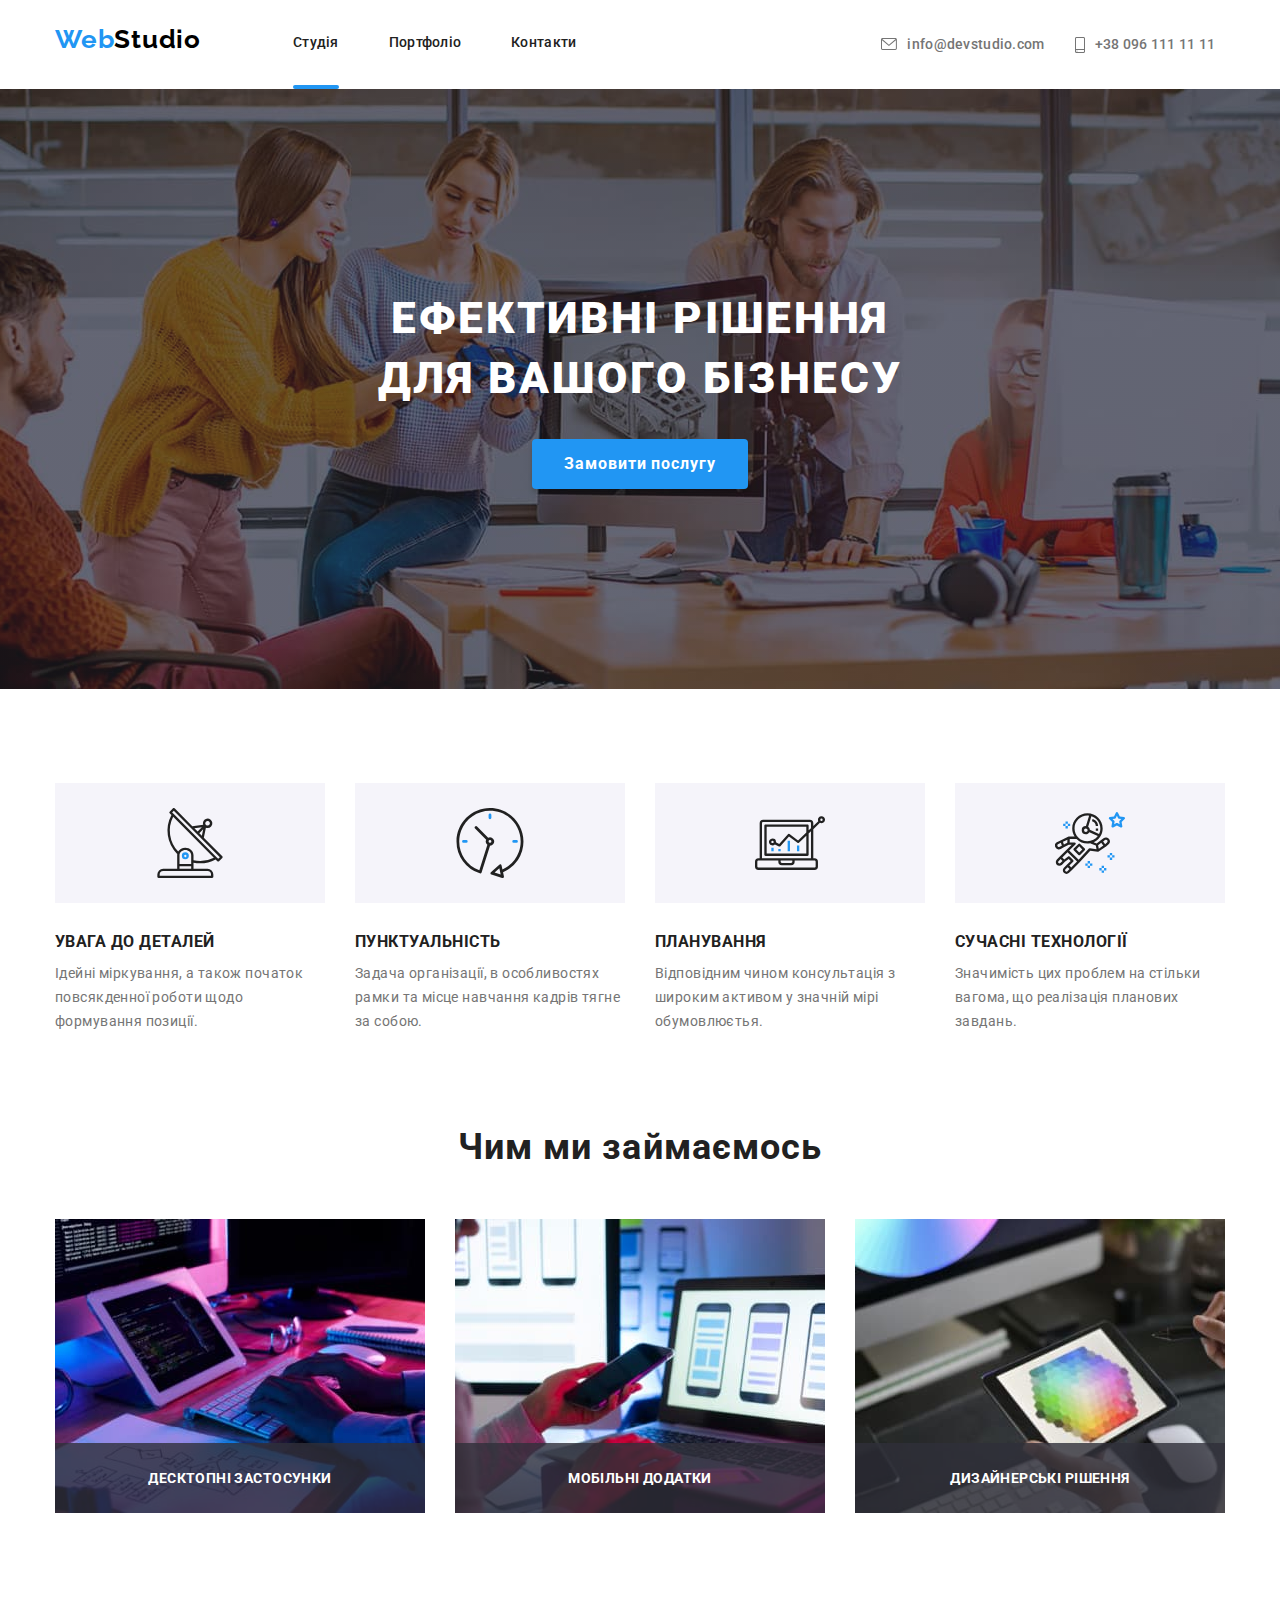
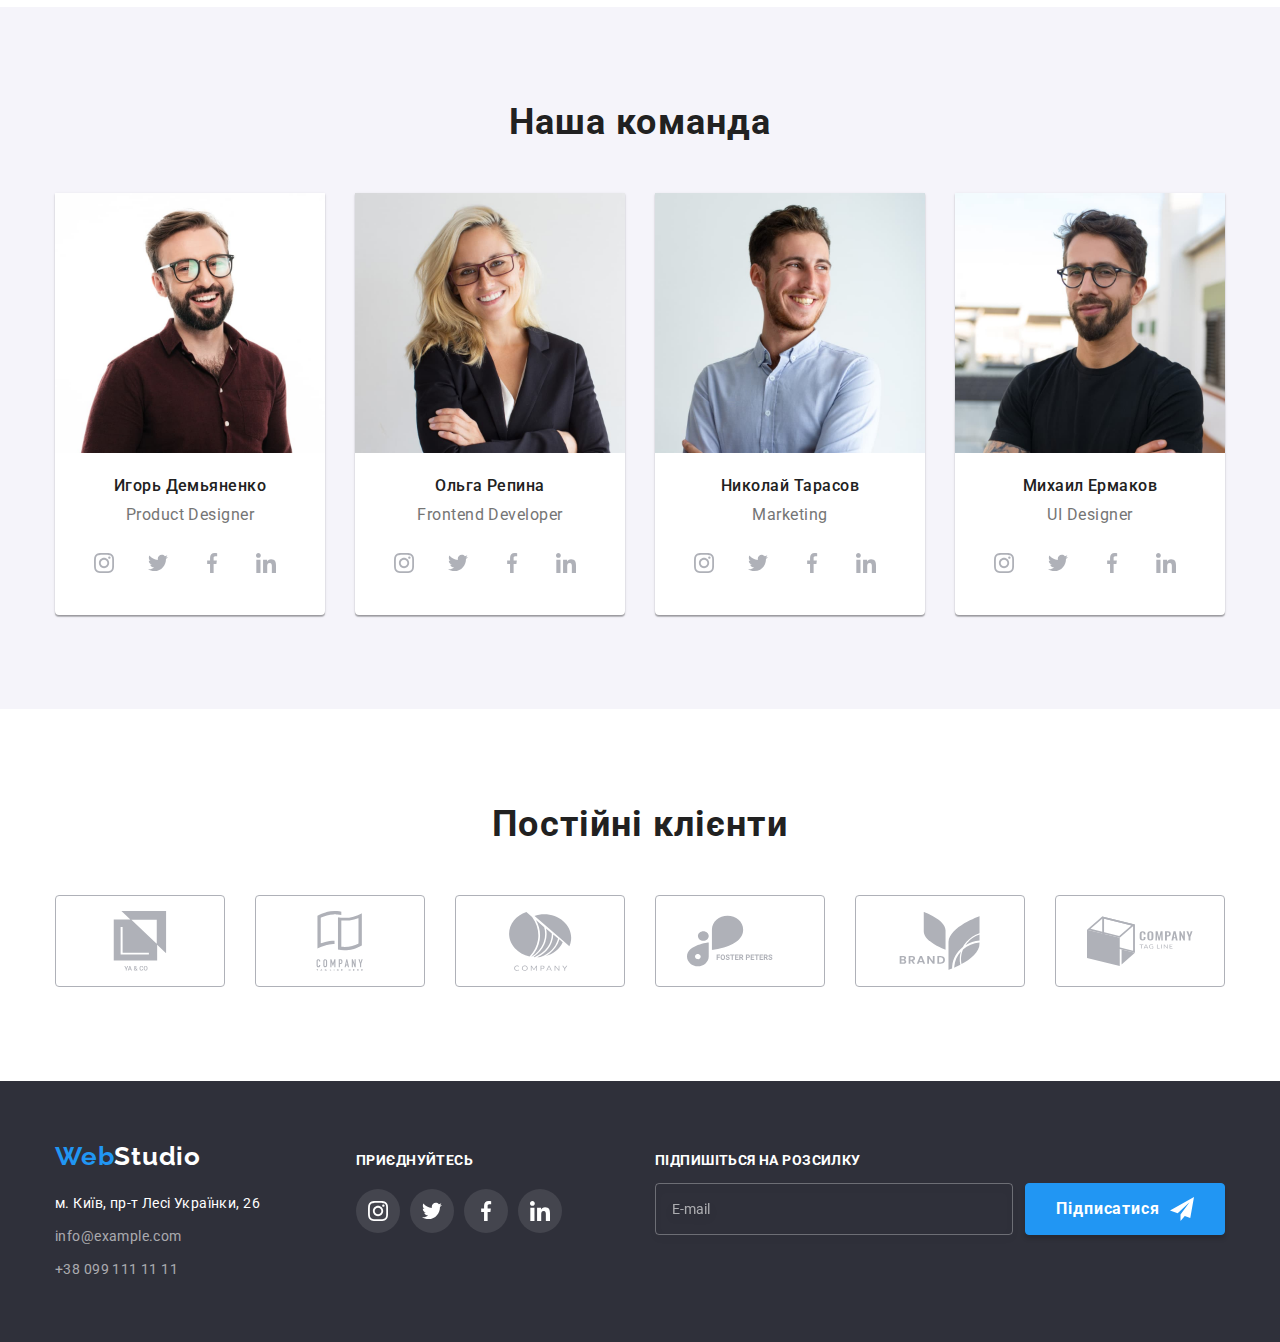
<file: index.html>
<!DOCTYPE html>
<html lang="uk">
<head>
    <meta charset="utf-8">
    <meta http-equiv="x-ua-compatible" content="ie=edge">
    <meta name="viewport" content="width=device-width, initial-scale=1.0">
    <link rel="preconnect" href="https://fonts.googleapis.com">
    <link rel="preconnect" href="https://fonts.gstatic.com" crossorigin>
    <link href="https://fonts.googleapis.com/css2?family=Raleway:wght@700&family=Roboto:wght@400;500;700;900&display=swap" rel="stylesheet"> 
    <link rel="stylesheet" href="https://cdnjs.cloudflare.com/ajax/libs/modern-normalize/1.0.0/modern-normalize.min.css"/>
    <title>WebStudio</title>
    <link rel="stylesheet" href="./css/main.min.css">
</head>
  <body>
    <header class="header">
      <div class="header-menu container">
        
          <a class="header-nav__logo" href="./index.html"><span class="header-nav__web">Web</span>Studio</a>
          
            <button type="button" class="header-button" aria-expanded="false" aria-controls="header-window" data-menu-button>
              <svg width="40" height="40" aria-label="Перемикач мобільного меню">
                <use class="icon-close" href="./images/symbol-defs.svg#close-mobile"></use>
                <use class="icon-menu" href="./images/symbol-defs.svg#menu-mobile"></use>
              </svg>
            </button>
          <div class="header-window" id="header-window" data-menu>
            <nav class="header-nav">
              <div class="header-navigation">
                <ul class="header-nav__list list">
                  <li class="header-nav__item">
                    <a class="header-nav__link header-nav--current" href="./index.html">Студія</a></li>
                  <li class="header-nav__item">
                    <a class="header-nav__link" href="./portfolio.html">Портфоліо</a></li>
                  <li class="header-nav__item">
                    <a class="header-nav__link" href="/">Контакти</a></li>
                </ul>
              </div>
            </nav>
            <div class="header-contacts">
              <ul class="header-contacts__menu list">
                <li class="header-contacts__item">
                  <a class="header-contacts__mail mail__size" aria-label="mail" href="mailto:info@devstudio.com">info@devstudio.com
                  <svg class="header-contacts__icon" width="16" height="12">
                    <use href="./images/symbol-defs.svg#envelope"></use>
                  </svg>
                  <svg class="header-contacts__icon-tabl" width="14" height="10">
                    <use href="./images/symbol-defs.svg#icon-envelope-tabl"></use>
                  </svg>
                </a>
                </li>
                <li class="header-contacts__item">
                  <a class="header-contacts__phone phone__size" aria-label="smartphone" href="tel:+380961111111">+38 096 111 11 11
                  <svg class="header-contacts__icon" width="10" height="16">
                    <use href="./images/symbol-defs.svg#smartphone"></use>
                  </svg>
                  <svg class="header-contacts__icon-tabl" width="10" height="14">
                    <use href="./images/symbol-defs.svg#icon-smartphone-tabl"></use>
                  </svg>
                  </a>
                </li>
              </ul>
              <ul class="header-social__menu list">
                <li class="header-social__item">
                  <a class="header-social__link" aria-label="Linkedin" href="/">Linkedin</a></li>
                <li class="header-social__item">
                  <a class="header-social__link" aria-label="Facebook" href="/">Facebook</a></li>
                <li class="header-social__item">
                  <a class="header-social__link" aria-label="Twitter" href="/">Twitter</a></li>
                <li class="header-social__item">
                  <a class="header-social__link" aria-label="Instagram" href="/">Instagram</a></li>
                </ul>
            </div>
          </div>
      </div>
    </header>
<main>
  <section class="main section">
    <div class="main__menu container">
      <h1 class="main__title">Ефективні рішення<br> для вашого бізнесу</h1>
        <button class="main__button" data-open-modal>Замовити послугу</button>
          <div class="backdrop backdrop__is-hidden" data-backdrop>
            <div class="modal">
              <p class="modal__title">Залиште свої дані, ми вам передзвонимо</p>
                <form class="form" autocomplete="off">
                <label class="form__field">
                  Ім'я
                  <input type="text" class="form__input" name="name" minlength="2" maxlength="50" placeholder=" " required>
                    <svg class="form__icon">
                      <use href="./images/symbol-defs.svg#name-form"></use>
                    </svg>
                </label>
                <label class="form__field">
                  Телефон
                  <input type="tel" class="form__input" name="tel" pattern="[0-9]{3}-[0-9]{3}[0-9]{2}[0-9]{2}" title="050-1112222" placeholder=" " required>
                  <svg class="form__icon">
                    <use href="./images/symbol-defs.svg#phone-form"></use>
                  </svg>
                </label>
                <label class="form__field">
                  Пошта
                  <input type="email" class="form__input" name="mail" placeholder=" " required>
                  <svg class="form__icon">
                    <use href="./images/symbol-defs.svg#mail-form"></use>
                  </svg>
                </label>
                <label class="form__field">
                  Залиште коментар
                  <textarea class="form__message" name="comment" placeholder="Надрукуйте текст"></textarea>
                </label>
                <input type="checkbox" name="checkbox" class="form__policy-checkbox" id="policy-check">
                <label class="form__policy-box" for="policy-check">
                  Погоджуюсь з розсилкою та приймаю &nbsp;<a href="#" class="form__policy-link">Умови договору</a>
                </label>

                <button type="submit" class="form__submit submit-btn">Відправити</button>
              </form>
              <button type="button" class="form__close" data-close-modal>
                <svg class="form__close-icon" width="11" height="11">
                  <use href="./images/symbol-defs.svg#close"></use>
                </svg>
              </button>
            </div>
          </div>
    </div>
  </section>
  <section class="feature section">
    <div class="feature-box container">
      <h2 class="feature__title section-title">Наші можливості</h2> 
      <ul class="feature__list list">
        <li class="feature__item icon-antenna">
          <h3 class="featute__subtitle">Увага до деталей</h3>
          <p class="feature__text">Ідейні міркування, а також початок повсякденної роботи щодо формування позиції.</p>
        </li>
        <li class="feature__item icon-clock">
          <h3 class="featute__subtitle">Пунктуальність</h3>
          <p class="feature__text">Задача організації, в особливостях рамки та місце навчання кадрів тягне за собою.</p>
        </li>
        <li class="feature__item icon-diagram">
          <h3 class="featute__subtitle">Планування</h3>
          <p class="feature__text">Відповідним чином консультація з широким активом у значній мірі обумовлюєтья.</p>
        </li>
        <li class="feature__item icon-astronaut">
          <h3 class="featute__subtitle">Сучасні технології</h3>
          <p class="feature__text">Значимість цих проблем на стільки вагома, що реалізація планових завдань.</p>
        </li>
      </ul>
    </div>
  </section>
  <section class="directions section">
    <div class="directions-box container">
    <h2 class="directions__title">Чим ми займаємось</h2>
        <ul class="directions-list list">
          <li class="directions-list__item">
            <picture>
              <source srcset="./images/directions/box-1.jpg 1x,./images/directions/box-1@2x.jpg 2x">
              <img class="directions-list__picture" src="./images/directions/box-1.jpg" alt="Розробляємо" width="370">
            </picture>
            <p class="directions-list__text">Десктопні застосунки</p></li>
          <li class="directions-list__item">
            <picture>
              <source srcset="./images/directions/box-2.jpg 1x,./images/directions/box-2@2x.jpg 2x">
              <img class="directions-list__picture" src="./images/directions/box-2.jpg" alt="Тестуємо" width="370">
            </picture>
            <p class="directions-list__text">Мобільні додатки</p></li>
          <li class="directions-list__item">
            <picture>
              <source srcset="./images/directions/box-3.jpg 1x,./images/directions/box-3@2x.jpg 2x">
              <img class="directions-list__picture" src="./images/directions/box-3.jpg" alt="Практикуємо" width="370">
            </picture>
          <p class="directions-list__text">Дизайнерські рішення</p></li>
        </ul>
      </div>
  </section>
  <section class="team section">
    <div class="team-box container">
      <h2 class="team-box__title">Наша команда</h2>
      <ul class="team-list list">
        <li class="team-list__item list">
          <picture>
            <source media='(min-width: 1200px)' srcset="./images/team/img.jpg 1x, ./images/team/img@2x.jpg 2x">
            <source media='(min-width: 768px)' srcset="./images/team/img-tablet.jpg 1x, ./images/team/img-tablet@2x.jpg 2x">
            <source media='(min-width: 320px)' srcset="./images/team/img-mob.jpg 1x, ./images/team/img-mob@2x.jpg 2x">
            <img class="team-list__picture" src="./images/team/img.jpg" width="270"  alt="Product Designer">
          </picture>
          
          <div class="team-member__box">
            <h3 class="team-member__subtitle">Игорь Демьяненко</h3>
          <p class="team-member__position">Product Designer</p>
          <ul class="social-menu">
            <li class="social-menu__item">
              <a href="" class="social-menu__link instagram" aria-label="Instagram">
              <svg class="social-menu__icon">
                <use href="./images/symbol-defs.svg#instagram"></use>
              </svg>
            </a>
            </li>
            <li class="social-menu__item">
              <a href="" class="social-menu__link twitter" aria-label="Twitter">
              <svg class="social-menu__icon">
                <use href="./images/symbol-defs.svg#twitter"></use>
              </svg>
            </a>
            </li>
            <li class="social-menu__item">
              <a href="" class="social-menu__link facebook" aria-label="Facebook">
              <svg class="social-menu__icon">
                <use href="./images/symbol-defs.svg#facebook"></use>
              </svg>
            </a>
            </li>
            <li class="social-menu__item">
              <a href="" class="social-menu__link linkedin" aria-label="Linkedin">
              <svg class="social-menu__icon">
                <use href="./images/symbol-defs.svg#linkedin"></use>
              </svg>
            </a>
            </li>
          </ul>
        </div>
        </li>
        <li class="team-list__item list">
          <picture>
          <source media='(min-width: 1200px)' srcset="./images/team/img-2.jpg 1x, ./images/team/img-2@2x.jpg 2x">
            <source media='(min-width: 768px)' srcset="./images/team/img2-tablet.jpg 1x, ./images/team/img2-tablet@2x.jpg 2x">
            <source media='(min-width: 320px)' srcset="./images/team/img2-mob.jpg 1x, ./images/team/img2-mob@2x.jpg 2x">
          <img class="team-list__picture" src="./images/team/img-2.jpg" width="270"  alt="Frontend Developer">
        </picture>
          <div class="team-member__box">
            <h3 class="team-member__subtitle">Ольга Репина</h3>
          <p class="team-member__position">Frontend Developer</p>
          <ul class="social-menu">
            <li class="social-menu__item">
              <a href="" class="social-menu__link instagram" aria-label="Instagram">
              <svg class="social-menu__icon">
                <use href="./images/symbol-defs.svg#instagram"></use>
              </svg>
            </a>
            </li>
            <li class="social-menu__item">
              <a href="" class="social-menu__link twitter" aria-label="Twitter">
              <svg class="social-menu__icon">
                <use href="./images/symbol-defs.svg#twitter"></use>
              </svg>
            </a>
            </li>
            <li class="social-menu__item">
              <a href="" class="social-menu__link facebook" aria-label="Facebook">
              <svg class="social-menu__icon">
                <use href="./images/symbol-defs.svg#facebook"></use>
              </svg>
            </a>
            </li>
            <li class="social-menu__item">
              <a href="" class="social-menu__link linkedin" aria-label="Linkedin">
              <svg class="social-menu__icon">
                <use href="./images/symbol-defs.svg#linkedin"></use>
              </svg>
            </a>
            </li>
          </ul>
        </div>
        </li>
        <li class="team-list__item list">
          <picture>
            <source media='(min-width: 1200px)' srcset="./images/team/img-1.jpg 1x, ./images/team/img-1@2x.jpg 2x">
              <source media='(min-width: 768px)' srcset="./images/team/img1-tablet.jpg 1x, ./images/team/img1-tablet@2x.jpg 2x">
              <source media='(min-width: 320px)' srcset="./images/team/img1-mob.jpg 1x, ./images/team/img1-mob@2x.jpg 2x">
              <img class="team-list__picture" src="./images/team/img-1.jpg" width="270"  alt="Marketing">
          </picture>
          <div class="team-member__box">
            <h3 class="team-member__subtitle">Николай Тарасов</h3>
          <p class="team-member__position">Marketing</p>
            <ul class="social-menu">
              <li class="social-menu__item">
                <a href="" class="social-menu__link instagram" aria-label="Instagram">
                <svg class="social-menu__icon">
                  <use href="./images/symbol-defs.svg#instagram"></use>
                </svg>
              </a>
              </li>
              <li class="social-menu__item">
                <a href="" class="social-menu__link twitter" aria-label="Twitter">
                  <svg class="social-menu__icon">
                  <use href="./images/symbol-defs.svg#twitter"></use>
                </svg>
              </a>
              </li>
              <li class="social-menu__item">
                <a href="" class="social-menu__link facebook" aria-label="Facebook">
                <svg class="social-menu__icon">
                  <use href="./images/symbol-defs.svg#facebook"></use>
                </svg>
              </a>
              </li>
              <li class="social-menu__item">
                <a href="" class="social-menu__link linkedin" aria-label="Linkedin">
                <svg class="social-menu__icon">
                  <use href="./images/symbol-defs.svg#linkedin"></use>
                </svg>
              </a>
              </li>
            </ul>
          </div>
        </li>
        <li class="team-list__item list">
          <picture>
            <source media='(min-width: 1200px)' srcset="./images/team/img-3.jpg 1x, ./images/team/img-3@2x.jpg 2x">
              <source media='(min-width: 768px)' srcset="./images/team/img3-tablet.jpg 1x, ./images/team/img3-tablet@2x.jpg 2x">
              <source media='(min-width: 320px)' srcset="./images/team/img3-mob.jpg 1x, ./images/team/img3-mob@2x.jpg 2x">
              <img class="team-list__picture" src="./images/team/img-3.jpg" width="270"  alt="UI Designer">
          </picture>
          <div class="team-member__box">
            <h3 class="team-member__subtitle">Михаил Ермаков</h3>
            <p class="team-member__position">UI Designer</p>
            <ul class="social-menu">
              <li class="social-menu__item">
                <a href="" class="social-menu__link instagram" aria-label="Instagram">
                <svg class="social-menu__icon">
                  <use href="./images/symbol-defs.svg#instagram"></use>
                </svg>
                </a>
              </li>
              <li class="social-menu__item">
                <a href="" class="social-menu__link twitter" aria-label="Twitter">
                <svg class="social-menu__icon">
                  <use href="./images/symbol-defs.svg#twitter"></use>
                </svg>
                </a>
              </li>
              <li class="social-menu__item">
                <a href="" class="social-menu__link facebook" aria-label="Facebook">
                <svg class="social-menu__icon">
                  <use href="./images/symbol-defs.svg#facebook"></use>
                </svg>
                </a>
              </li>
              <li class="social-menu__item">
                <a href="" class="social-menu__link linkedin" aria-label="Linkedin">
                <svg class="social-menu__icon">
                  <use href="./images/symbol-defs.svg#linkedin"></use>
                </svg>
                </a>
              </li>
            </ul>
          </div>
        </li>
      </ul>
    </div>
  </section>
  <section class="our-clients section">
    <div class="clients container">
      <h2 class="clients__title">Постійні клієнти</h2>
      <ul class="clients__list list">
        <li class="clients__item">
          <a href="" class="clients__link client1" aria-label="client1">
            <svg class="clients-logo__icon" width="106" height="60">
              <use href="./images/symbol-defs.svg#client1"></use></svg>
          </a>
        </li>
        <li class="clients__item">
          <a href="" class="clients__link client2" aria-label="client2">
            <svg class="clients-logo__icon" width="106" height="60">
              <use href="./images/symbol-defs.svg#client2"></use></svg>
          </a>
        </li>
        <li class="clients__item">
          <a href="" class="clients__link client3" aria-label="client3">
            <svg class="clients-logo__icon" width="106" height="60">
              <use href="./images/symbol-defs.svg#client3"></use></svg>
          </a>
        </li>
        <li class="clients__item">
          <a href="" class="clients__link client4" aria-label="client4">
            <svg class="clients-logo__icon" width="106" height="60">
              <use href="./images/symbol-defs.svg#client4"></use></svg>
          </a>
        </li>
        <li class="clients__item">
          <a href="" class="clients__link client5" aria-label="client5">
            <svg class="clients-logo__icon" width="106" height="60">
              <use href="./images/symbol-defs.svg#client5"></use></svg>
          </a>
        </li>
        <li class="clients__item">
          <a href="" class="clients__link client6" aria-label="client6">
            <svg class="clients-logo__icon" width="106" height="60">
              <use href="./images/symbol-defs.svg#client6"></use></svg>
          </a>
        </li>
      </ul>
    </div>
  </section>
</main>
    <footer class="footer section">
    <div class="footer-contacts container">
      <div class="footer-wrapper">
      <div class="contacts-box">
        <a class="contacts-box__logo" href="./index.html"><span class="contacts-box__web">Web</span>Studio</a>
        <address class="contacts">
          <div class="contacts__menu">
          <ul class="contacts__list">
            <li class="contacts__item"><a class="contacts__address" href="/">м. Київ, пр-т Лесі Українки, 26</a></li>
            <li class="contacts__item"><a class="contacts__mail" href="mailto:info@devstudio.com">info@example.com</a></li>
            <li class="contacts__item"><a class="contacts__phone" href="tel:+380991111111">+38 099 111 11 11</a></li>
          </ul>
        </div>
        </address>
      </div>
      <div class="comming">
        <h3 class="comming__subtitle">Приєднуйтесь</h3>
        <ul class="social-box">
          <li class="social-box__item">
            <a href="" class="social-box__link instagram1" aria-label="Instagram">
            <svg class="social-box__icon">
              <use href="./images/symbol-defs.svg#instagram"></use>
            </svg>
          </a>
          </li>
          <li class="social-box__item">
            <a href="" class="social-box__link twitter1" aria-label="Twitter">
            <svg class="social-box__icon">
              <use href="./images/symbol-defs.svg#twitter"></use>
            </svg>
          </a>
          </li>
          <li class="social-box__item">
            <a href="" class="social-box__link facebook1" aria-label="Facebook">
            <svg class="social-box__icon">
              <use href="./images/symbol-defs.svg#facebook"></use>
            </svg>
          </a>
          </li>
          <li class="social-box__item">
            <a href="" class="social-box__link linkedin1" aria-label="Linkedin">
            <svg class="social-box__icon">
              <use href="./images/symbol-defs.svg#linkedin"></use>
            </svg>
          </a>
          </li>
        </ul>
      </div>
    </div>
      <div class="subscribe">
        <span class="subscribe__title">Підпишіться на розсилку</span>
        <form class="subscribe-form form" autocomplete="off">
        <label class="subscribe-field">
          <input type="email" class="subscribe-field__input" name="mail" placeholder="E-mail" required>
          
        </label>
        <button type="submit" class="subscribe-field__submit">
          Підписатися
          <svg class="subscribe-field__icon" width="24" height="24">
            <use href="./images/symbol-defs.svg#icon-send"></use>
          </svg>
        </button>
      </form>
      </div>
    </div>
    </footer>
    <script src="./js/modal.js"></script>
    <script>
      (() => {
        document
          .querySelector('.js-speaker-form')
          .addEventListener('submit', e => {
            e.preventDefault();

            new FormData(e.currentTarget).forEach((value, name) =>
              console.log(`${name}: ${value}`),
            );

            e.currentTarget.reset();
          });
      })();
    </script>
    <script src="./js/menu.js"></script>
  </body>
</html>
</file>
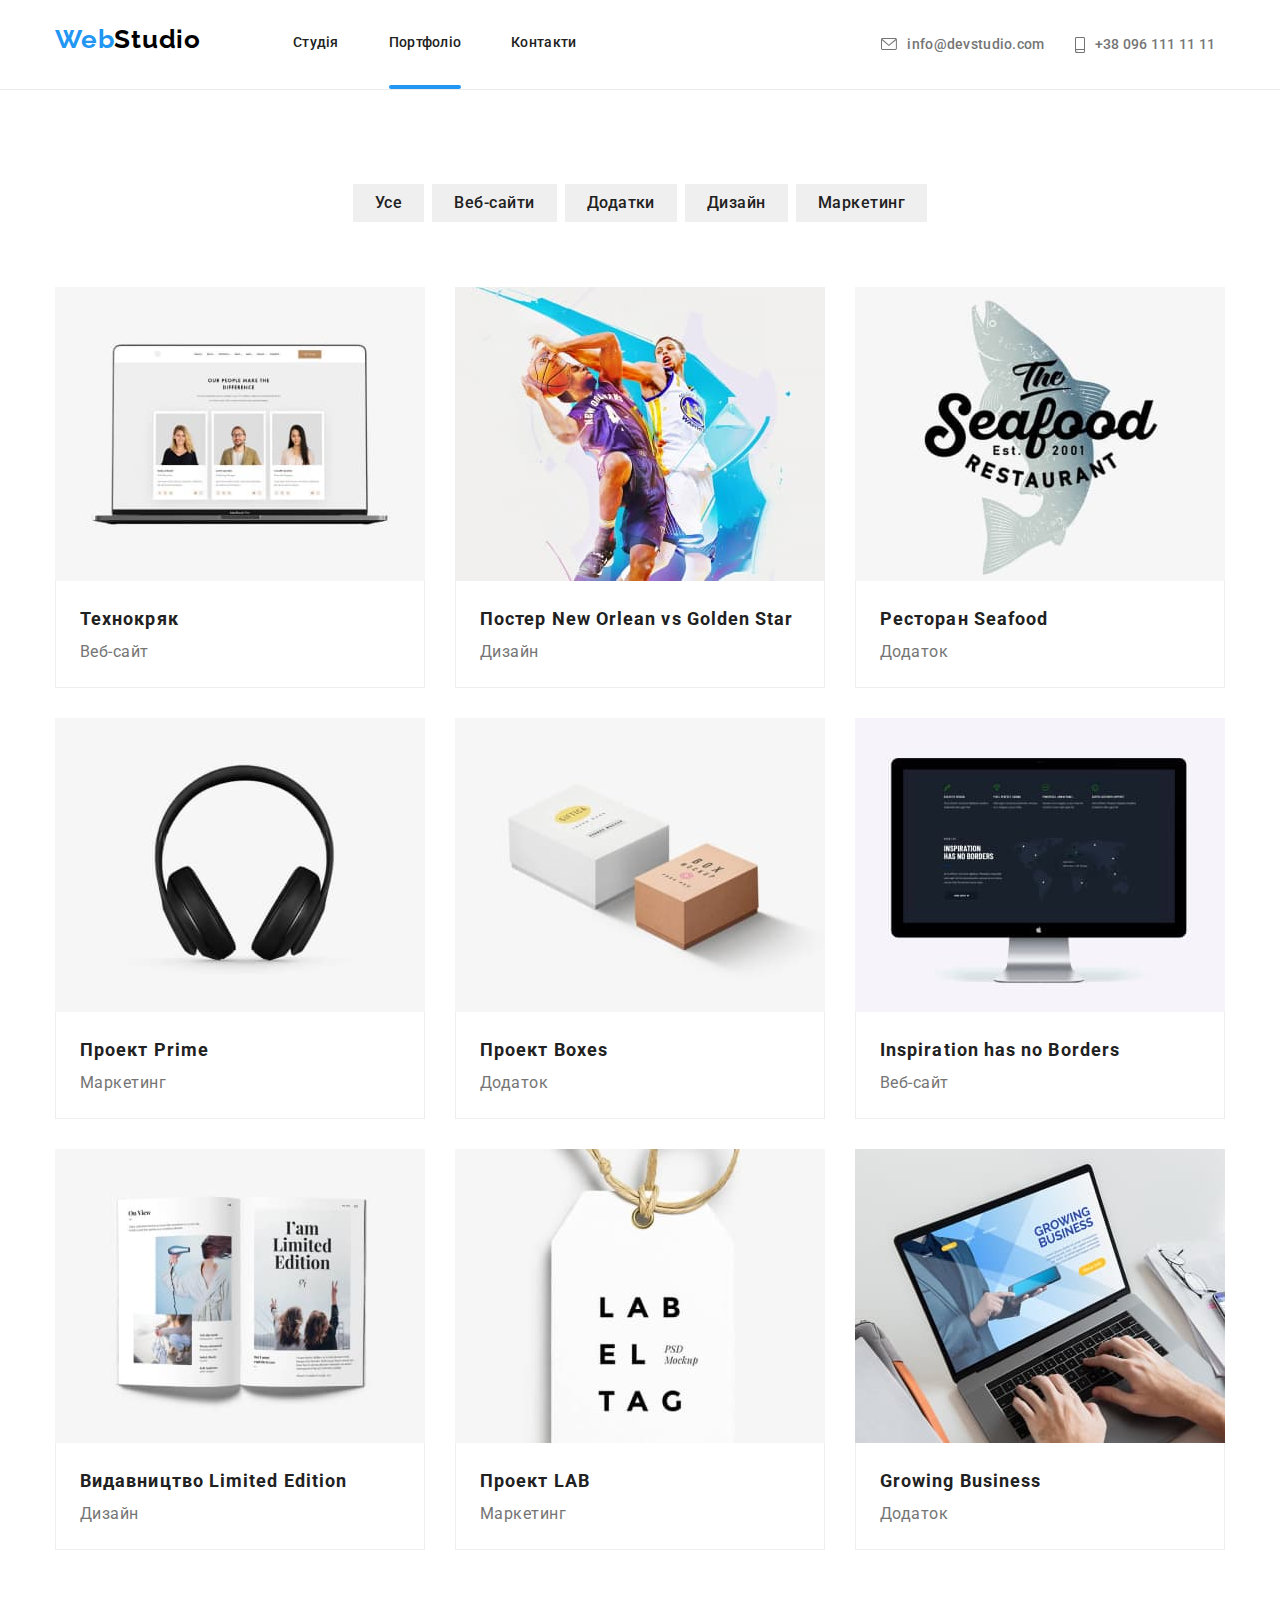
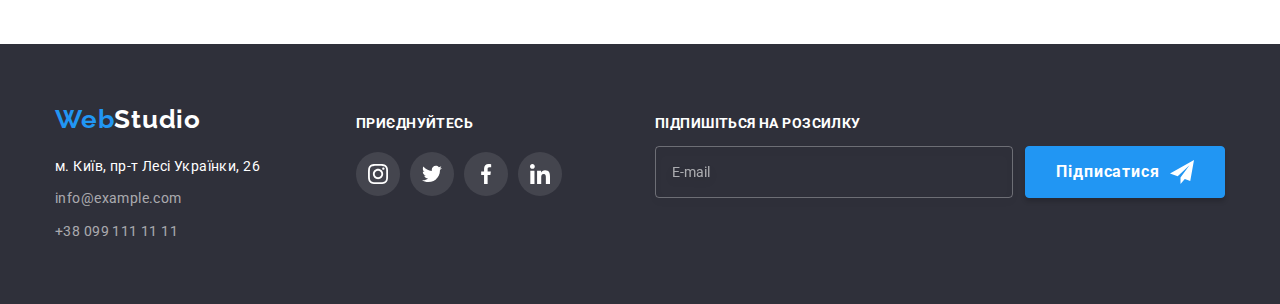
<file: portfolio.html>
<!DOCTYPE html>
<html lang="uk">
  <head>
    <meta charset="utf-8">
    <meta http-equiv="x-ua-compatible" content="ie=edge">
    <meta name="viewport" content="width=device-width, initial-scale=1.0">
    <link rel="preconnect" href="https://fonts.googleapis.com">
    <link rel="preconnect" href="https://fonts.gstatic.com" crossorigin>
    <link href="https://fonts.googleapis.com/css2?family=Raleway:wght@700&family=Roboto:wght@400;500;700;900&display=swap" rel="stylesheet"> 
    <link rel="stylesheet" href="https://cdnjs.cloudflare.com/ajax/libs/modern-normalize/1.0.0/modern-normalize.min.css"/>
    <title>WebStudio</title>
    <link rel="stylesheet" href="./css/portfolio.min.css">
</head>
  <body>
    <header class="header">
      <div class="header-menu container">
        
          <a class="header-nav__logo" href="./index.html"><span class="header-nav__web">Web</span>Studio</a>
          
            <button type="button" class="header-button" aria-expanded="false" aria-controls="header-window" data-menu-button>
              <svg width="40" height="40" aria-label="Перемикач мобільного меню">
                <use class="icon-close" href="./images/symbol-defs.svg#close-mobile"></use>
                <use class="icon-menu" href="./images/symbol-defs.svg#menu-mobile"></use>
              </svg>
            </button>
          <div class="header-window" id="header-window" data-menu>
            <nav class="header-nav">
              <div class="header-navigation">
                <ul class="header-nav__list list">
                  <li class="header-nav__item">
                    <a class="header-nav__link" href="./index.html">Студія</a></li>
                  <li class="header-nav__item">
                    <a class="header-nav__link header-nav--current" href="./portfolio.html">Портфоліо</a></li>
                  <li class="header-nav__item">
                    <a class="header-nav__link" href="/">Контакти</a></li>
                </ul>
              </div>
            </nav>
            <div class="header-contacts">
              <ul class="header-contacts__menu list">
                <li class="header-contacts__item">
                  <a class="header-contacts__mail mail__size" aria-label="mail" href="mailto:info@devstudio.com">info@devstudio.com
                  <svg class="header-contacts__icon" width="16" height="12">
                    <use href="./images/symbol-defs.svg#envelope"></use>
                  </svg>
                  <svg class="header-contacts__icon-tabl" width="14" height="10">
                    <use href="./images/symbol-defs.svg#icon-envelope-tabl"></use>
                  </svg>
                </a>
                </li>
                <li class="header-contacts__item">
                  <a class="header-contacts__phone phone__size" aria-label="smartphone" href="tel:+380961111111">+38 096 111 11 11
                  <svg class="header-contacts__icon" width="10" height="16">
                    <use href="./images/symbol-defs.svg#smartphone"></use>
                  </svg>
                  <svg class="header-contacts__icon-tabl" width="10" height="14">
                    <use href="./images/symbol-defs.svg#icon-smartphone-tabl"></use>
                  </svg>
                  </a>
                </li>
              </ul>
              <ul class="header-social__menu list">
                <li class="header-social__item">
                  <a class="header-social__link" aria-label="Linkedin" href="/">Linkedin</a></li>
                <li class="header-social__item">
                  <a class="header-social__link" aria-label="Facebook" href="/">Facebook</a></li>
                <li class="header-social__item">
                  <a class="header-social__link" aria-label="Twitter" href="/">Twitter</a></li>
                <li class="header-social__item">
                  <a class="header-social__link" aria-label="Instagram" href="/">Instagram</a></li>
                </ul>
            </div>
          </div>
      </div>
    </header>
    <main>
    <section class="portfolio section">
      <h1 class="portfolio__title section-title">Наші розробки та проекти</h1>
        <ul class="portfolio-menu container">
          <li class="portfolio-menu__item"><button type="button" class="portfolio-menu__button one">Усе</button></li>
          <li class="portfolio-menu__item"><button type="button" class="portfolio-menu__button two">Веб-сайти</button></li>
          <li class="portfolio-menu__item"><button type="button" class="portfolio-menu__button three">Додатки</button></li>
          <li class="portfolio-menu__item"><button type="button" class="portfolio-menu__button four">Дизайн</button></li>
          <li class="portfolio-menu__item"><button type="button" class="portfolio-menu__button five">Маркетинг</button></li>
        </ul> 
      <ul class="container-list container">
        <li class="container-list__item">
          <a href="" class="container-list__overlay">
          <div class="linke-overlay">
            <picture>
              <source media='(min-width: 1200px)' srcset="./images/portfolio/x1200/img1.jpg 1x, ./images/portfolio/x1200/img1@2x.jpg 2x">
              <source media='(min-width: 768px)' srcset="./images/portfolio/x768/img1.jpg 1x, ./images/portfolio/x768/img1@2x.jpg 2x">
              <source media='(min-width: 320px)' srcset="./images/portfolio/x480/img1.jpg 1x, ./images/portfolio/x480/img1@2x.jpg 2x">
              <img src="./images/portfolio/x1200/img1.jpg"   alt="Технокряк Веб-сайт">
            </picture>
              <div class="thumb-block">
                <p class="thumb-block__text">Технокряк это современная площадка распространения коронавируса. Компании используют эту платформу для цифрового шпионажа и атак на защищённые сервера конкурентов.
                </p>
              </div>
            </div>
            <div class="container-list__details">
              <h2 class="container-list__subtitle">Технокряк</h2>
              <p class="container-list__text">Веб-сайт</p>
            </div>
          </a>
        </li>
        <li class="container-list__item">
          <a href="" class="container-list__overlay">
            <div class="linke-overlay">
              <picture>
                <source media='(min-width: 1200px)' srcset="./images/portfolio/x1200/img2.jpg 1x, ./images/portfolio/x1200/img2@2x.jpg 2x">
                <source media='(min-width: 768px)' srcset="./images/portfolio/x768/img2.jpg 1x, ./images/portfolio/x768/img2@2x.jpg 2x">
                <source media='(min-width: 320px)' srcset="./images/portfolio/x480/img2.jpg 1x, ./images/portfolio/x480/img2@2x.jpg 2x">
                <img src="./images/portfolio/img2.jpg"  alt="Постер New Orlean vs Golden Star">
              </picture>
              <div class="thumb-block">
                <p class="thumb-block__text">Технокряк это современная площадка распространения коронавируса. Компании используют эту платформу для цифрового шпионажа и атак на защищённые сервера конкурентов.
                </p>
              </div>
            </div>
              <div class="container-list__details">
              <h2 class="container-list__subtitle">Постер New Orlean vs Golden Star</h2>
              <p class="container-list__text">Дизайн</p>
            </div>
          </a>
        </li>
        <li class="container-list__item">
          <a href="" class="container-list__overlay">
            <div class="linke-overlay">
              <picture>
                <source media='(min-width: 1200px)' srcset="./images/portfolio/x1200/img3.jpg 1x, ./images/portfolio/x1200/img3@2x.jpg 2x">
                <source media='(min-width: 768px)' srcset="./images/portfolio/x768/img3.jpg 1x, ./images/portfolio/x768/img3@2x.jpg 2x">
                <source media='(min-width: 320px)' srcset="./images/portfolio/x480/img3.jpg 1x, ./images/portfolio/x480/img3@2x.jpg 2x">
                <img src="./images/portfolio/img3.jpg"  alt="Ресторан Seafood">
              </picture>
              <div class="thumb-block">
                <p class="thumb-block__text">Технокряк это современная площадка распространения коронавируса. Компании используют эту платформу для цифрового шпионажа и атак на защищённые сервера конкурентов.
                </p>
              </div>
            </div>
            <div class="container-list__details">
              <h2 class="container-list__subtitle">Ресторан Seafood</h2>
              <p class="container-list__text">Додаток</p>
            </div>
          </a>   
        </li>
        <li class="container-list__item">
          <a href="" class="container-list__overlay">
            <div class="linke-overlay">
              <picture>
                <source media='(min-width: 1200px)' srcset="./images/portfolio/x1200/img4.jpg 1x, ./images/portfolio/x1200/img4@2x.jpg 2x">
                <source media='(min-width: 768px)' srcset="./images/portfolio/x768/img4.jpg 1x, ./images/portfolio/x768/img4@2x.jpg 2x">
                <source media='(min-width: 320px)' srcset="./images/portfolio/x480/img4.jpg 1x, ./images/portfolio/x480/img4@2x.jpg 2x">
                <img src="./images/portfolio/img4.jpg"  alt="Проект Prime">
              </picture>
              <div class="thumb-block">
                <p class="thumb-block__text">Технокряк это современная площадка распространения коронавируса. Компании используют эту платформу для цифрового шпионажа и атак на защищённые сервера конкурентов.
                </p>
              </div>
            </div>
            <div class="container-list__details">
              <h2 class="container-list__subtitle">Проект Prime</h2>
              <p class="container-list__text">Маркетинг</p>
            </div>
          </a>
        </li>
        <li class="container-list__item">
          <a href="" class="container-list__overlay">
            <div class="linke-overlay">
              <picture>
                <source media='(min-width: 1200px)' srcset="./images/portfolio/x1200/img5.jpg 1x, ./images/portfolio/x1200/img5@2x.jpg 2x">
                <source media='(min-width: 768px)' srcset="./images/portfolio/x768/img5.jpg 1x, ./images/portfolio/x768/img5@2x.jpg 2x">
                <source media='(min-width: 320px)' srcset="./images/portfolio/x480/img5.jpg 1x, ./images/portfolio/x480/img5@2x.jpg 2x">
                <img src="./images/portfolio/img5.jpg"  alt="Проект Boxes">
              </picture>
              <div class="thumb-block">
                <p class="thumb-block__text">Технокряк это современная площадка распространения коронавируса. Компании используют эту платформу для цифрового шпионажа и атак на защищённые сервера конкурентов.
                </p>
              </div>
            </div>
            <div class="container-list__details">
              <h2 class="container-list__subtitle">Проект Boxes</h2>
              <p class="container-list__text">Додаток</p>
            </div>
          </a>
        </li>
        <li class="container-list__item">
          <a href="" class="container-list__overlay">
            <div class="linke-overlay">
              <picture>
                <source media='(min-width: 1200px)' srcset="./images/portfolio/x1200/img6.jpg 1x, ./images/portfolio/x1200/img6@2x.jpg 2x">
                <source media='(min-width: 768px)' srcset="./images/portfolio/x768/img6.jpg 1x, ./images/portfolio/x768/img6@2x.jpg 2x">
                <source media='(min-width: 320px)' srcset="./images/portfolio/x480/img6.jpg 1x, ./images/portfolio/x480/img6@2x.jpg 2x">
                <img src="./images/portfolio/img6.jpg"  alt="Inspiration has no Borders">
              </picture>
              <div class="thumb-block">
                <p class="thumb-block__text">Технокряк это современная площадка распространения коронавируса. Компании используют эту платформу для цифрового шпионажа и атак на защищённые сервера конкурентов.
                </p>
              </div>
            </div>
            <div class="container-list__details">
              <h2 class="container-list__subtitle">Inspiration has no Borders</h2>
              <p class="container-list__text">Веб-сайт</p>
            </div>
          </a>
        </li>
        <li class="container-list__item">
          <a href="" class="container-list__overlay">
            <div class="linke-overlay">
              <picture>
                <source media='(min-width: 1200px)' srcset="./images/portfolio/x1200/img7.jpg 1x, ./images/portfolio/x1200/img7@2x.jpg 2x">
                <source media='(min-width: 768px)' srcset="./images/portfolio/x768/img7.jpg 1x, ./images/portfolio/x768/img7@2x.jpg 2x">
                <source media='(min-width: 320px)' srcset="./images/portfolio/x480/img7.jpg 1x, ./images/portfolio/x480/img7@2x.jpg 2x">
                <img src="./images/portfolio/img7.jpg"  alt="Видавництво Limited Edition">
              </picture>
              <div class="thumb-block">
                <p class="thumb-block__text">Технокряк это современная площадка распространения коронавируса. Компании используют эту платформу для цифрового шпионажа и атак на защищённые сервера конкурентов.
                </p>
              </div>
            </div>
            <div class="container-list__details">
              <h2 class="container-list__subtitle">Видавництво Limited Edition</h2>
              <p class="container-list__text">Дизайн</p>
            </div>
          </a>
        </li>
        <li class="container-list__item">
          <a href="" class="container-list__overlay">
            <div class="linke-overlay">
              <picture>
                <source media='(min-width: 1200px)' srcset="./images/portfolio/x1200/img8.jpg 1x, ./images/portfolio/x1200/img8@2x.jpg 2x">
                <source media='(min-width: 768px)' srcset="./images/portfolio/x768/img8.jpg 1x, ./images/portfolio/x768/img8@2x.jpg 2x">
                <source media='(min-width: 320px)' srcset="./images/portfolio/x480/img8.jpg 1x, ./images/portfolio/x480/img8@2x.jpg 2x">
                <img src="./images/portfolio/img8.jpg"  alt="Проект LAB">
              </picture>
              <div class="thumb-block">
                <p class="thumb-block__text">Технокряк это современная площадка распространения коронавируса. Компании используют эту платформу для цифрового шпионажа и атак на защищённые сервера конкурентов.
                </p>
              </div>
            </div>
            <div class="container-list__details">
              <h2 class="container-list__subtitle">Проект LAB</h2>
              <p class="container-list__text">Маркетинг</p>
            </div>
          </a>
        </li>         
        <li class="container-list__item">
          <a href="" class="container-list__overlay">
            <div class="linke-overlay">
              <picture>
                <source media='(min-width: 1200px)' srcset="./images/portfolio/x1200/img9.jpg 1x, ./images/portfolio/x1200/img9@2x.jpg 2x">
                <source media='(min-width: 768px)' srcset="./images/portfolio/x768/img9.jpg 1x, ./images/portfolio/x768/img9@2x.jpg 2x">
                <source media='(min-width: 320px)' srcset="./images/portfolio/x480/img9.jpg 1x, ./images/portfolio/x480/img9@2x.jpg 2x">
                <img src="./images/portfolio/img9.jpg"   alt="Growing Business">
              </picture>
              <div class="thumb-block">
                <p class="thumb-block__text">Технокряк это современная площадка распространения коронавируса. Компании используют эту платформу для цифрового шпионажа и атак на защищённые сервера конкурентов.
                </p>
              </div>
            </div>
            <div class="container-list__details">
              <h2 class="container-list__subtitle">Growing Business</h2>
              <p class="container-list__text">Додаток</p>
            </div>
          </a>
        </li>
      </ul>
    </section>
    </main>
    <footer class="footer section">
      <div class="footer-contacts container">
        <div class="footer-wrapper">
        <div class="contacts-box">
          <a class="contacts-box__logo" href="./index.html"><span class="contacts-box__web">Web</span>Studio</a>
          <address class="contacts">
            <div class="contacts__menu">
            <ul class="contacts__list">
              <li class="contacts__item"><a class="contacts__address" href="/">м. Київ, пр-т Лесі Українки, 26</a></li>
              <li class="contacts__item"><a class="contacts__mail" href="mailto:info@devstudio.com">info@example.com</a></li>
              <li class="contacts__item"><a class="contacts__phone" href="tel:+380991111111">+38 099 111 11 11</a></li>
            </ul>
          </div>
          </address>
        </div>
        <div class="comming">
          <h3 class="comming__subtitle">Приєднуйтесь</h3>
          <ul class="social-box">
            <li class="social-box__item">
              <a href="" class="social-box__link instagram1" aria-label="Instagram">
              <svg class="social-box__icon">
                <use href="./images/symbol-defs.svg#instagram"></use>
              </svg>
            </a>
            </li>
            <li class="social-box__item">
              <a href="" class="social-box__link twitter1" aria-label="Twitter">
              <svg class="social-box__icon">
                <use href="./images/symbol-defs.svg#twitter"></use>
              </svg>
            </a>
            </li>
            <li class="social-box__item">
              <a href="" class="social-box__link facebook1" aria-label="Facebook">
              <svg class="social-box__icon">
                <use href="./images/symbol-defs.svg#facebook"></use>
              </svg>
            </a>
            </li>
            <li class="social-box__item">
              <a href="" class="social-box__link linkedin1" aria-label="Linkedin">
              <svg class="social-box__icon">
                <use href="./images/symbol-defs.svg#linkedin"></use>
              </svg>
            </a>
            </li>
          </ul>
        </div>
      </div>
        <div class="subscribe">
          <span class="subscribe__title">Підпишіться на розсилку</span>
          <form class="subscribe-form form" autocomplete="off">
          <label class="subscribe-field">
            <input type="email" class="subscribe-field__input" name="mail" placeholder="E-mail" required>
            
          </label>
          <button type="submit" class="subscribe-field__submit">
            Підписатися
            <svg class="subscribe-field__icon" width="24" height="24">
              <use href="./images/symbol-defs.svg#icon-send"></use>
            </svg>
          </button>
        </form>
        </div>
      </div>
      </footer>
      <script src="./js/modal.js"></script>
      <script>
        (() => {
          document
            .querySelector('.js-speaker-form')
            .addEventListener('submit', e => {
              e.preventDefault();
  
              new FormData(e.currentTarget).forEach((value, name) =>
                console.log(`${name}: ${value}`),
              );
  
              e.currentTarget.reset();
            });
        })();
      </script>
      <script src="./js/menu.js"></script>
  </body>
</html>
</file>
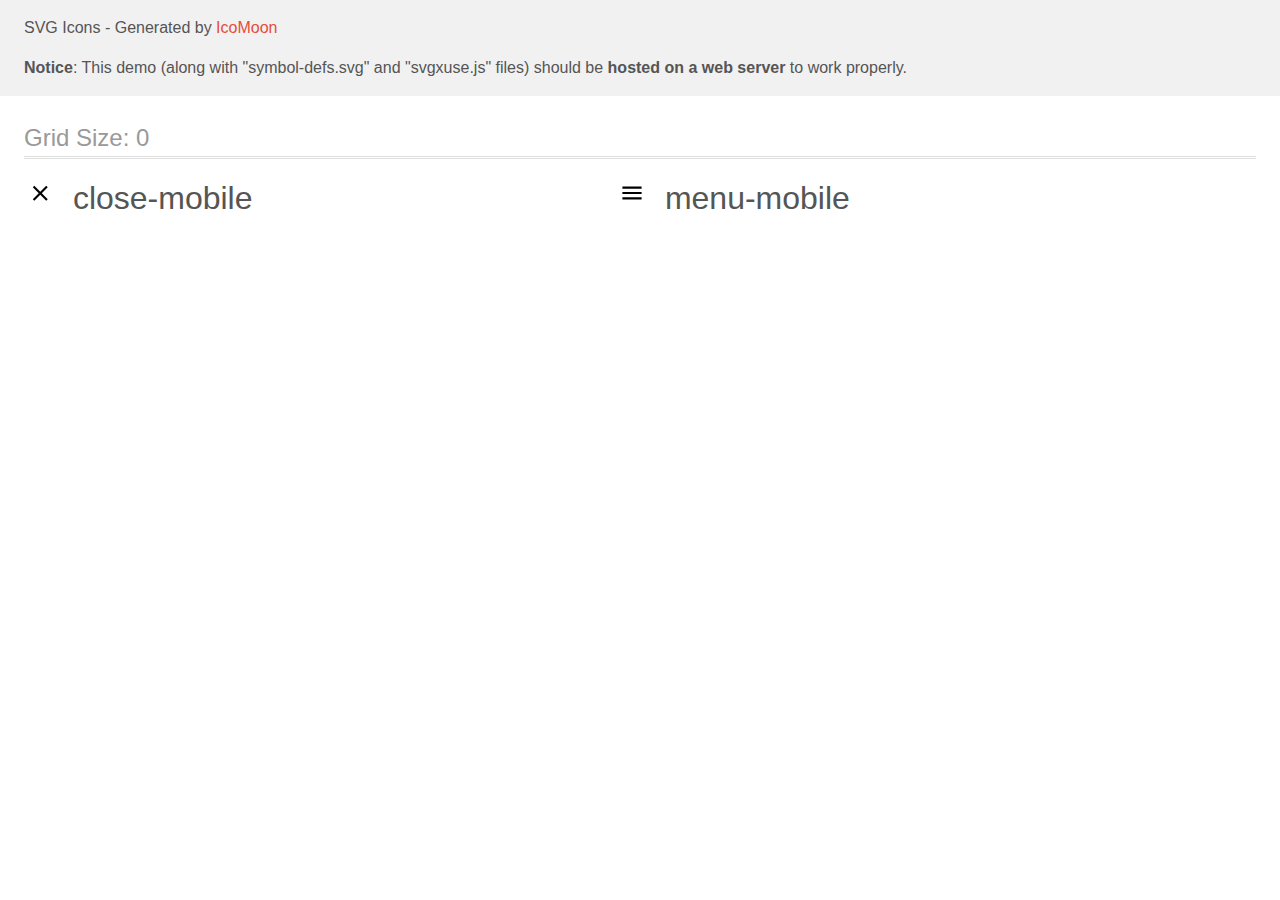
<file: images/2/demo-external-svg.html>
<!doctype html>
<html>
<head>
    <title>IcoMoon - SVG Icons</title>
    <meta charset="utf-8">
    <meta name="viewport" content="width=device-width, initial-scale=1">
    <link rel="stylesheet" href="demo-files/demo.css">
    <link rel="stylesheet" href="style.css">
</head>
<body>
<header class="bgc1 clearfix">
<div class="mhl">
    <p>SVG Icons - Generated by <a href="https://icomoon.io/app">IcoMoon</a></p><p><strong>Notice</strong>: This demo (along with "symbol-defs.svg" and "svgxuse.js" files) should be <b>hosted on a web server</b> to work properly.</p>
</div>
</header>
    <div class="clearfix mhl ptl">
        <h1 class="mvm mtn fgc1">Grid Size: 0</h1>
        <div class="glyph fs1">
            <div class="clearfix pbs">
                <svg class="icon close-mobile"><use xlink:href="symbol-defs.svg#close-mobile"></use></svg><span class="name"> close-mobile</span>
            </div>
        </div>
        <div class="glyph fs1">
            <div class="clearfix pbs">
                <svg class="icon menu-mobile"><use xlink:href="symbol-defs.svg#menu-mobile"></use></svg><span class="name"> menu-mobile</span>
            </div>
        </div>
  </div>
<script defer src="svgxuse.js"></script>
</body>
</html>
</file>
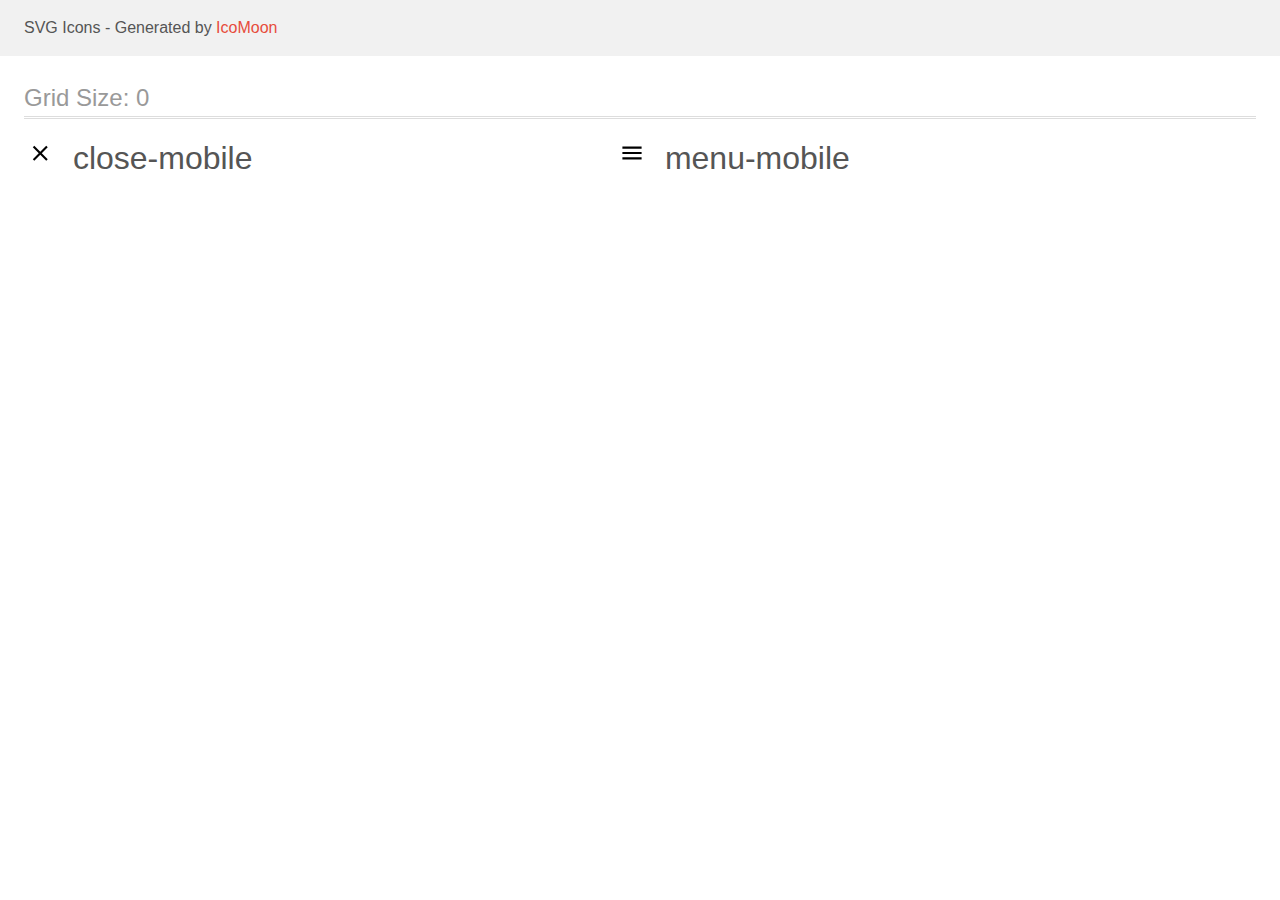
<file: images/2/demo.html>
<!doctype html>
<html>
<head>
    <title>IcoMoon - SVG Icons</title>
    <meta charset="utf-8">
    <meta name="viewport" content="width=device-width, initial-scale=1">
    <link rel="stylesheet" href="demo-files/demo.css">
    <link rel="stylesheet" href="style.css">
</head>
<body>
<svg aria-hidden="true" style="position: absolute; width: 0; height: 0; overflow: hidden;" version="1.1" xmlns="http://www.w3.org/2000/svg" xmlns:xlink="http://www.w3.org/1999/xlink">
<defs>
<symbol id="close-mobile" viewBox="0 0 32 32">
<path d="M23.734 10.304l-1.504-1.504-5.963 5.962-5.962-5.962-1.504 1.504 5.962 5.962-5.962 5.963 1.504 1.504 5.962-5.963 5.963 5.963 1.504-1.504-5.963-5.963 5.963-5.962z"></path>
</symbol>
<symbol id="menu-mobile" viewBox="0 0 32 32">
<path d="M6.4 11.734v-2.134h19.2v2.134h-19.2zM6.4 17.066h19.2v-2.133h-19.2v2.133zM6.4 22.4h19.2v-2.134h-19.2v2.134z"></path>
</symbol>
</defs>
</svg>

<header class="bgc1 clearfix">
<div class="mhl">
    <p>SVG Icons - Generated by <a href="https://icomoon.io/app">IcoMoon</a></p>
</div>
</header>
    <div class="clearfix mhl ptl">
        <h1 class="mvm mtn fgc1">Grid Size: 0</h1>
        <div class="glyph fs1">
            <div class="clearfix pbs">
                <svg class="icon close-mobile"><use xlink:href="#close-mobile"></use></svg><span class="name"> close-mobile</span>
            </div>
        </div>
        <div class="glyph fs1">
            <div class="clearfix pbs">
                <svg class="icon menu-mobile"><use xlink:href="#menu-mobile"></use></svg><span class="name"> menu-mobile</span>
            </div>
        </div>
  </div>
<script defer src="svgxuse.js"></script>
</body>
</html>
</file>
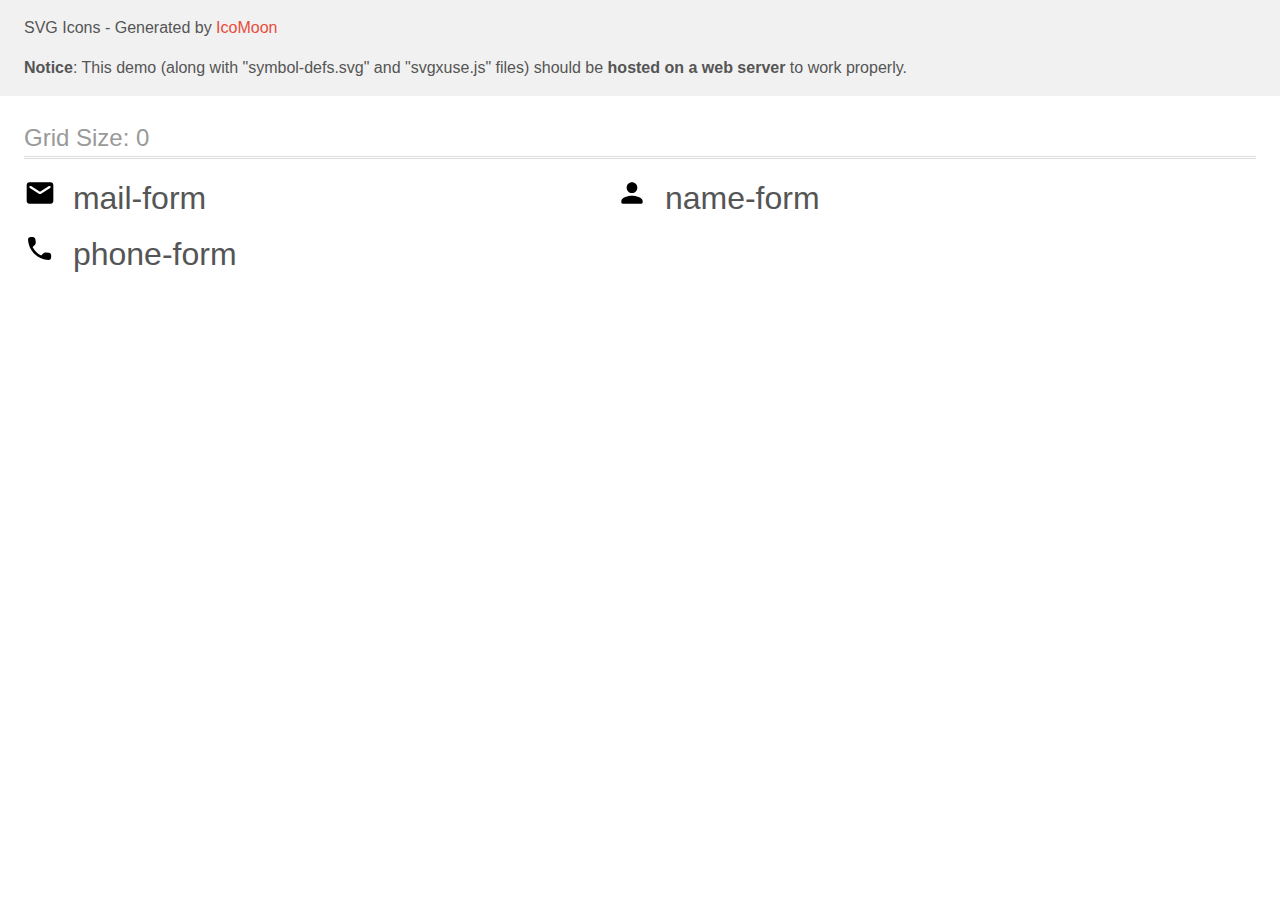
<file: images/1/icomoon/demo-external-svg.html>
<!doctype html>
<html>
<head>
    <title>IcoMoon - SVG Icons</title>
    <meta charset="utf-8">
    <meta name="viewport" content="width=device-width, initial-scale=1">
    <link rel="stylesheet" href="demo-files/demo.css">
    <link rel="stylesheet" href="style.css">
</head>
<body>
<header class="bgc1 clearfix">
<div class="mhl">
    <p>SVG Icons - Generated by <a href="https://icomoon.io/app">IcoMoon</a></p><p><strong>Notice</strong>: This demo (along with "symbol-defs.svg" and "svgxuse.js" files) should be <b>hosted on a web server</b> to work properly.</p>
</div>
</header>
    <div class="clearfix mhl ptl">
        <h1 class="mvm mtn fgc1">Grid Size: 0</h1>
        <div class="glyph fs1">
            <div class="clearfix pbs">
                <svg class="icon mail-form"><use xlink:href="symbol-defs.svg#mail-form"></use></svg><span class="name"> mail-form</span>
            </div>
        </div>
        <div class="glyph fs1">
            <div class="clearfix pbs">
                <svg class="icon name-form"><use xlink:href="symbol-defs.svg#name-form"></use></svg><span class="name"> name-form</span>
            </div>
        </div>
        <div class="glyph fs1">
            <div class="clearfix pbs">
                <svg class="icon phone-form"><use xlink:href="symbol-defs.svg#phone-form"></use></svg><span class="name"> phone-form</span>
            </div>
        </div>
  </div>
<script defer src="svgxuse.js"></script>
</body>
</html>
</file>
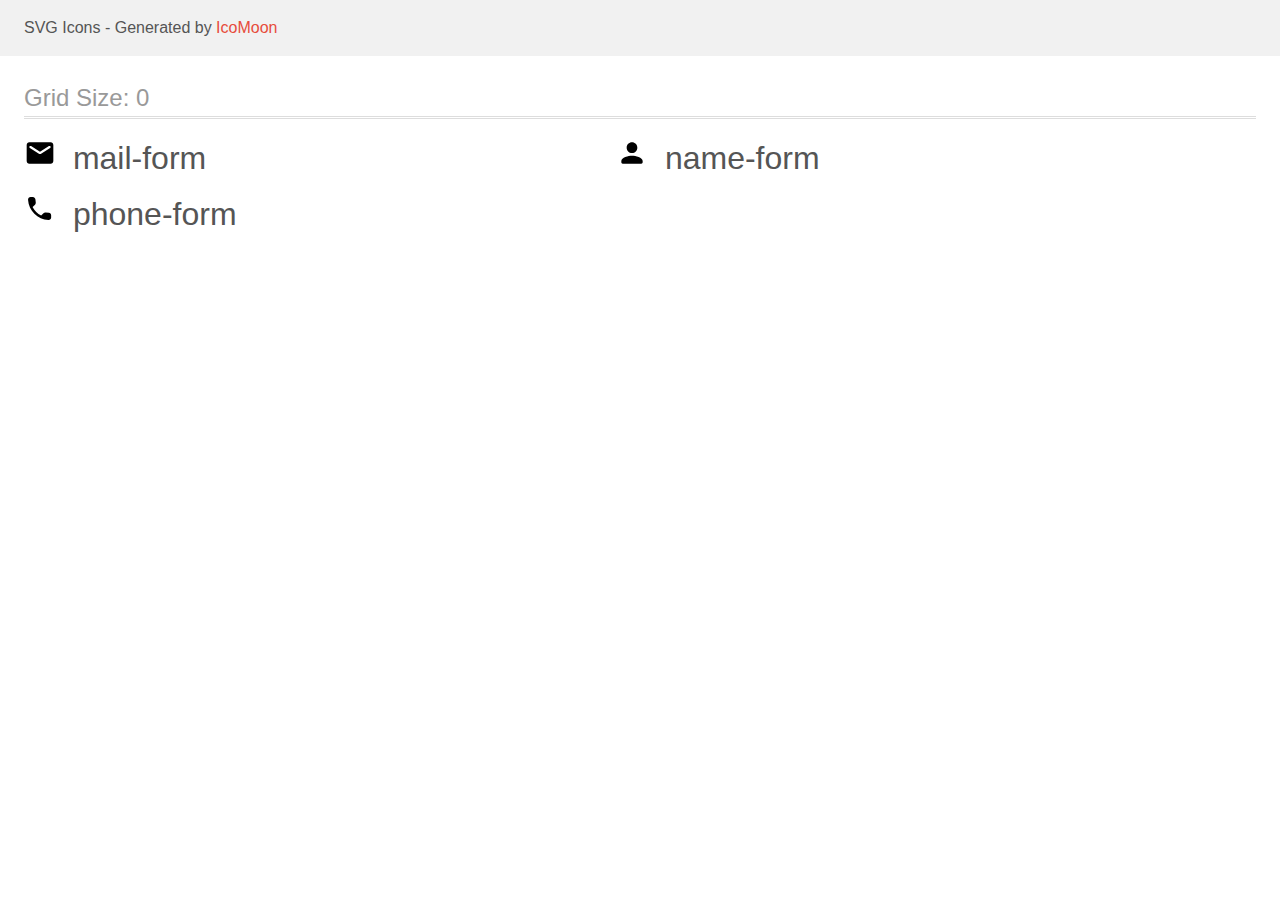
<file: images/1/icomoon/demo.html>
<!doctype html>
<html>
<head>
    <title>IcoMoon - SVG Icons</title>
    <meta charset="utf-8">
    <meta name="viewport" content="width=device-width, initial-scale=1">
    <link rel="stylesheet" href="demo-files/demo.css">
    <link rel="stylesheet" href="style.css">
</head>
<body>
<svg aria-hidden="true" style="position: absolute; width: 0; height: 0; overflow: hidden;" version="1.1" xmlns="http://www.w3.org/2000/svg" xmlns:xlink="http://www.w3.org/1999/xlink">
<defs>
<symbol id="mail-form" viewBox="0 0 32 32">
<path d="M26.667 5.333h-21.333c-1.467 0-2.652 1.2-2.652 2.667l-0.014 16c0 1.467 1.2 2.667 2.667 2.667h21.333c1.467 0 2.667-1.2 2.667-2.667v-16c0-1.467-1.2-2.667-2.667-2.667zM26.133 11.001l-9.426 5.892c-0.201 0.126-0.446 0.2-0.708 0.2s-0.506-0.075-0.713-0.204l0.006 0.003-9.426-5.892c-0.336-0.201-0.557-0.562-0.557-0.975 0-0.625 0.507-1.132 1.132-1.132 0.233 0 0.449 0.070 0.629 0.19l-0.004-0.003 8.933 5.586 8.933-5.588c0.176-0.118 0.392-0.188 0.624-0.188 0.625 0 1.132 0.507 1.132 1.132 0 0.413-0.221 0.775-0.552 0.972l-0.005 0.003z"></path>
</symbol>
<symbol id="name-form" viewBox="0 0 32 32">
<path d="M16 16c2.946 0 5.333-2.388 5.333-5.333s-2.388-5.333-5.333-5.333v0c-2.946 0-5.333 2.388-5.333 5.333s2.388 5.333 5.333 5.333v0zM16 18.667c-3.561 0-10.667 1.787-10.667 5.333v1.333c0 0.732 0.599 1.333 1.333 1.333h18.667c0.732 0 1.333-0.601 1.333-1.333v-1.333c0-3.547-7.108-5.333-10.667-5.333z"></path>
</symbol>
<symbol id="phone-form" viewBox="0 0 32 32">
<path d="M24.882 19.774l-3.268-0.373c-0.090-0.011-0.194-0.018-0.3-0.018-0.707 0-1.347 0.287-1.81 0.75l-2.368 2.368c-3.669-1.894-6.585-4.81-8.427-8.372l-0.051-0.108 2.382-2.377c0.463-0.463 0.75-1.103 0.75-1.81 0-0.106-0.006-0.21-0.019-0.312l0.001 0.012-0.373-3.243c-0.155-1.287-1.24-2.276-2.557-2.276-0.001 0-0.002 0-0.003 0h-2.226c-1.454 0-2.663 1.209-2.574 2.661 0.683 10.987 9.47 19.762 20.444 20.444 1.452 0.089 2.663-1.12 2.663-2.574v-2.226c0-0.004 0-0.008 0-0.012 0-1.308-0.985-2.386-2.253-2.532l-0.012-0.001z"></path>
</symbol>
</defs>
</svg>

<header class="bgc1 clearfix">
<div class="mhl">
    <p>SVG Icons - Generated by <a href="https://icomoon.io/app">IcoMoon</a></p>
</div>
</header>
    <div class="clearfix mhl ptl">
        <h1 class="mvm mtn fgc1">Grid Size: 0</h1>
        <div class="glyph fs1">
            <div class="clearfix pbs">
                <svg class="icon mail-form"><use xlink:href="#mail-form"></use></svg><span class="name"> mail-form</span>
            </div>
        </div>
        <div class="glyph fs1">
            <div class="clearfix pbs">
                <svg class="icon name-form"><use xlink:href="#name-form"></use></svg><span class="name"> name-form</span>
            </div>
        </div>
        <div class="glyph fs1">
            <div class="clearfix pbs">
                <svg class="icon phone-form"><use xlink:href="#phone-form"></use></svg><span class="name"> phone-form</span>
            </div>
        </div>
  </div>
<script defer src="svgxuse.js"></script>
</body>
</html>
</file>
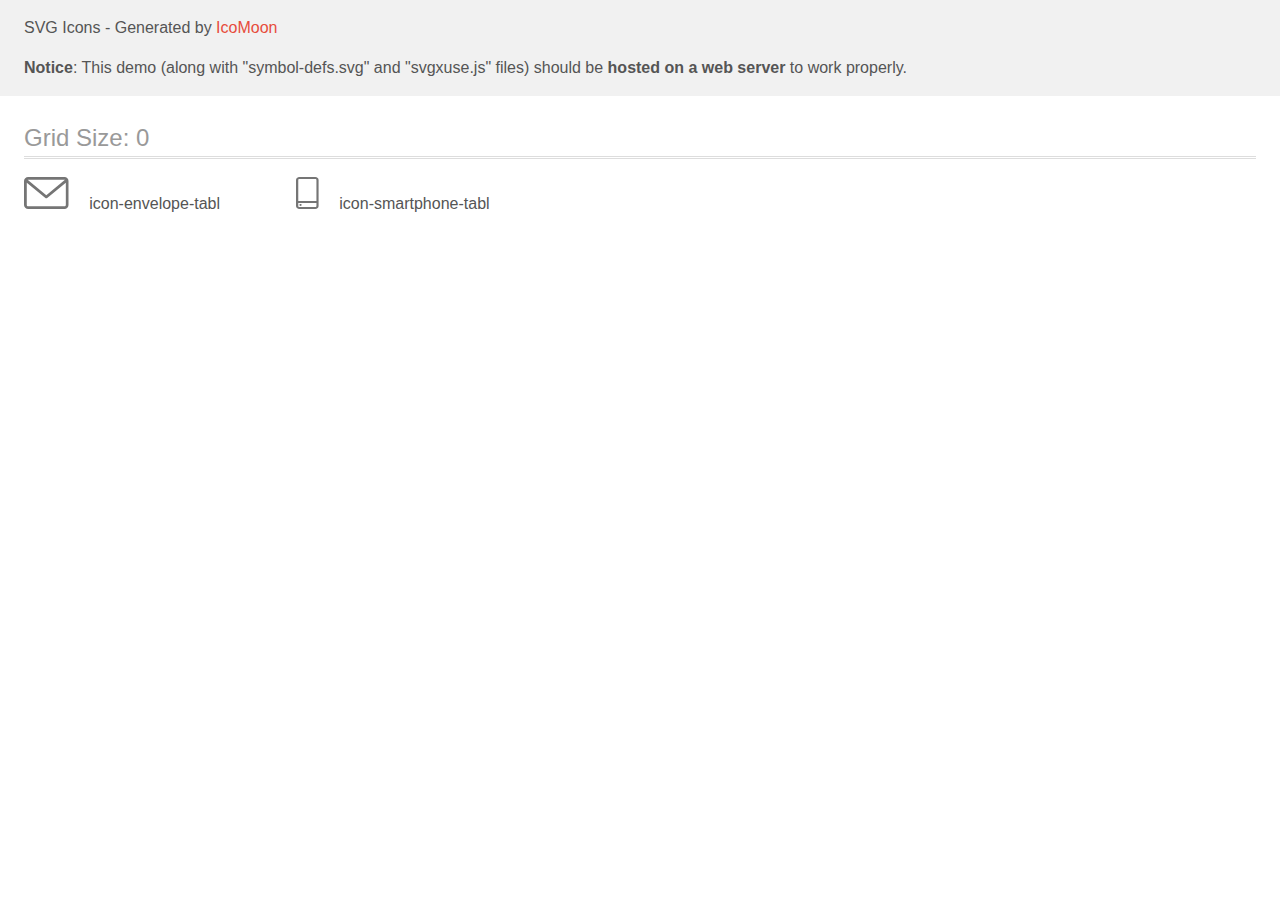
<file: images/3/icomoon/demo-external-svg.html>
<!doctype html>
<html>
<head>
    <title>IcoMoon - SVG Icons</title>
    <meta charset="utf-8">
    <meta name="viewport" content="width=device-width, initial-scale=1">
    <link rel="stylesheet" href="demo-files/demo.css">
    <link rel="stylesheet" href="style.css">
</head>
<body>
<header class="bgc1 clearfix">
<div class="mhl">
    <p>SVG Icons - Generated by <a href="https://icomoon.io/app">IcoMoon</a></p><p><strong>Notice</strong>: This demo (along with "symbol-defs.svg" and "svgxuse.js" files) should be <b>hosted on a web server</b> to work properly.</p>
</div>
</header>
    <div class="clearfix mhl ptl">
        <h1 class="mvm mtn fgc1">Grid Size: 0</h1>
        <div class="glyph fs1">
            <div class="clearfix pbs">
                <svg class="icon icon-envelope-tabl"><use xlink:href="symbol-defs.svg#icon-envelope-tabl"></use></svg><span class="name"> icon-envelope-tabl</span>
            </div>
        </div>
        <div class="glyph fs1">
            <div class="clearfix pbs">
                <svg class="icon icon-smartphone-tabl"><use xlink:href="symbol-defs.svg#icon-smartphone-tabl"></use></svg><span class="name"> icon-smartphone-tabl</span>
            </div>
        </div>
  </div>
<script defer src="svgxuse.js"></script>
</body>
</html>
</file>
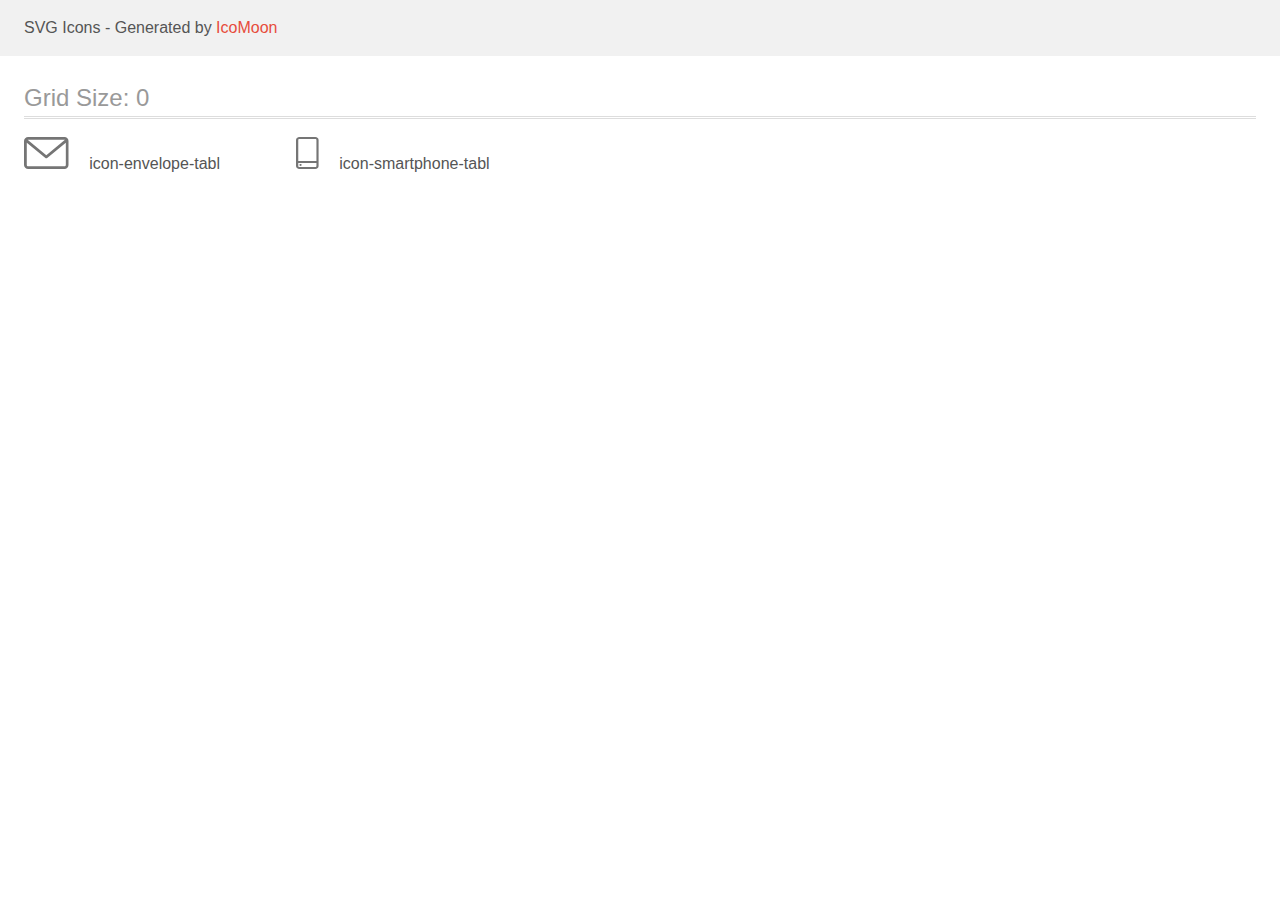
<file: images/3/icomoon/demo.html>
<!doctype html>
<html>
<head>
    <title>IcoMoon - SVG Icons</title>
    <meta charset="utf-8">
    <meta name="viewport" content="width=device-width, initial-scale=1">
    <link rel="stylesheet" href="demo-files/demo.css">
    <link rel="stylesheet" href="style.css">
</head>
<body>
<svg aria-hidden="true" style="position: absolute; width: 0; height: 0; overflow: hidden;" version="1.1" xmlns="http://www.w3.org/2000/svg" xmlns:xlink="http://www.w3.org/1999/xlink">
<defs>
<symbol id="icon-envelope-tabl" viewBox="0 0 45 32">
<path fill="#757575" style="fill: var(--color1, #757575)" d="M40.602 0h-36.4c-2.317 0-4.202 1.792-4.202 4v24c0 2.208 1.885 4 4.202 4h36.4c2.31 0 4.198-1.792 4.198-4v-24c0-2.208-1.885-4-4.202-4zM40.602 2.666c0.189 0 0.368 0.038 0.534 0.106l-18.736 15.466-18.736-15.466c0.158-0.066 0.342-0.104 0.534-0.106h36.401zM40.602 29.334h-36.4c-0.010 0-0.021 0-0.032 0-0.744 0-1.35-0.593-1.369-1.333l-0-0.002v-22.413l18.682 15.421c0.247 0.206 0.568 0.331 0.918 0.331s0.671-0.125 0.921-0.333l-0.002 0.002 18.682-15.421v22.413c0 0.736-0.627 1.334-1.402 1.334z"></path>
</symbol>
<symbol id="icon-smartphone-tabl" viewBox="0 0 23 32">
<path fill="#757575" style="fill: var(--color1, #757575)" d="M19.429 0h-16c-1.89 0-3.429 1.346-3.429 3.001v25.998c0 1.657 1.538 3.001 3.429 3.001h16c1.89 0 3.429-1.346 3.429-3.001v-25.998c0-1.655-1.538-3.001-3.429-3.001zM3.429 2h16c0.631 0 1.143 0.448 1.143 1.001v20.999h-18.286v-21.001c0-0.549 0.512-0.999 1.143-0.999zM19.429 30h-16c-0.631 0-1.143-0.448-1.143-1.001v-2.999h18.286v3.001c0 0.549-0.512 0.999-1.143 0.999z"></path>
<path fill="#757575" style="fill: var(--color1, #757575)" d="M5.381 27.291c0.206 0.169 0.337 0.424 0.337 0.709s-0.13 0.54-0.335 0.707l-0.002 0.001c-0.217 0.183-0.5 0.294-0.809 0.294s-0.592-0.111-0.811-0.295l0.002 0.002c-0.206-0.169-0.337-0.424-0.337-0.709s0.13-0.54 0.335-0.707l0.002-0.001c0.217-0.183 0.5-0.294 0.809-0.294s0.592 0.111 0.811 0.295l-0.002-0.002z"></path>
</symbol>
</defs>
</svg>

<header class="bgc1 clearfix">
<div class="mhl">
    <p>SVG Icons - Generated by <a href="https://icomoon.io/app">IcoMoon</a></p>
</div>
</header>
    <div class="clearfix mhl ptl">
        <h1 class="mvm mtn fgc1">Grid Size: 0</h1>
        <div class="glyph fs1">
            <div class="clearfix pbs">
                <svg class="icon icon-envelope-tabl"><use xlink:href="#icon-envelope-tabl"></use></svg><span class="name"> icon-envelope-tabl</span>
            </div>
        </div>
        <div class="glyph fs1">
            <div class="clearfix pbs">
                <svg class="icon icon-smartphone-tabl"><use xlink:href="#icon-smartphone-tabl"></use></svg><span class="name"> icon-smartphone-tabl</span>
            </div>
        </div>
  </div>
<script defer src="svgxuse.js"></script>
</body>
</html>
</file>
<file: images/2/demo-files/demo.css>
body {
  padding: 0;
  margin: 0;
  font-family: sans-serif;
  font-size: 1em;
  line-height: 1.5;
  color: #555;
  background: #fff;
}
h1 {
  font-size: 1.5em;
  font-weight: normal;
  box-shadow: 0 1px #ddd, 0 2px #fff, 0 3px #ddd;
}
small {
  font-size: .66666667em;
}
a {
  color: #e74c3c;
  text-decoration: none;
}
a:hover, a:focus {
  box-shadow: 0 1px #e74c3c;
}
.bshadow0, input {
  box-shadow: inset 0 -2px #e7e7e7;
}
input:hover {
  box-shadow: inset 0 -2px #ccc;
}
input, fieldset {
  font-size: 1em;
  margin: 0;
  padding: 0;
  border: 0;
}
input {
  color: inherit;
  line-height: 1.5;
  height: 1.5em;
  padding: .25em 0;
}
input:focus {
  outline: none;
  box-shadow: inset 0 -2px #449fdb;
}
.glyph {
  font-size: 16px;
  margin-right: 1.5em;
  float: left;
  width: 17em;
}
svg {
  color: #000;
}
.liga {
  width: 80%;
  width: calc(100% - 2.5em);
}
.talign-right {
  text-align: right;
}
.talign-center {
  text-align: center;
}
.bgc1 {
  background: #f1f1f1;
}
.fgc0 {
  color: #000;
}
.fgc1 {
  color: #999;
}
p {
  margin-top: 1em;
  margin-bottom: 1em;
}
.mvm {
  margin-top: .75em;
  margin-bottom: .75em;
}
.mtn {
  margin-top: 0;
}
.mtl, .mal {
  margin-top: 1.5em;
}
.mbl, .mal {
  margin-bottom: 1.5em;
}
.mal, .mhl {
  margin-left: 1.5em;
  margin-right: 1.5em;
}
.mhmm {
  margin-left: 1em;
  margin-right: 1em;
}
.ptl {
  padding-top: 1.5em;
}
.pbs, .pvs {
  padding-bottom: .25em;
}
.pvs, .pts {
  padding-top: .25em;
}
.unit {
  float: left;
}
.unitRight {
  float: right;
}
.size1of2 {
  width: 50%;
}
.size1of1 {
  width: 100%;
}
.clearfix:before, .clearfix:after {
  content: " ";
  display: table;
}
.clearfix:after {
  clear: both;
}
.hidden-true {
  display: none;
}
.textbox0 {
  width: 3em;
  background: #f1f1f1;
  padding: .25em .5em;
  line-height: 1.5;
  height: 1.5em;
}
.fs0 {
  font-size: 16px;
}
.fs1 {
  font-size: 32px;
}
.name {
  margin-left: .25em;
}
</file>
<file: images/2/style.css>
.icon {
  display: inline-block;
  width: 1em;
  height: 1em;
  stroke-width: 0;
  stroke: currentColor;
  fill: currentColor;
}

/* ==========================================
Single-colored icons can be modified like so:
.name {
  font-size: 32px;
  color: red;
}
========================================== */
</file>
<file: images/1/icomoon/demo-files/demo.css>
body {
  padding: 0;
  margin: 0;
  font-family: sans-serif;
  font-size: 1em;
  line-height: 1.5;
  color: #555;
  background: #fff;
}
h1 {
  font-size: 1.5em;
  font-weight: normal;
  box-shadow: 0 1px #ddd, 0 2px #fff, 0 3px #ddd;
}
small {
  font-size: .66666667em;
}
a {
  color: #e74c3c;
  text-decoration: none;
}
a:hover, a:focus {
  box-shadow: 0 1px #e74c3c;
}
.bshadow0, input {
  box-shadow: inset 0 -2px #e7e7e7;
}
input:hover {
  box-shadow: inset 0 -2px #ccc;
}
input, fieldset {
  font-size: 1em;
  margin: 0;
  padding: 0;
  border: 0;
}
input {
  color: inherit;
  line-height: 1.5;
  height: 1.5em;
  padding: .25em 0;
}
input:focus {
  outline: none;
  box-shadow: inset 0 -2px #449fdb;
}
.glyph {
  font-size: 16px;
  margin-right: 1.5em;
  float: left;
  width: 17em;
}
svg {
  color: #000;
}
.liga {
  width: 80%;
  width: calc(100% - 2.5em);
}
.talign-right {
  text-align: right;
}
.talign-center {
  text-align: center;
}
.bgc1 {
  background: #f1f1f1;
}
.fgc0 {
  color: #000;
}
.fgc1 {
  color: #999;
}
p {
  margin-top: 1em;
  margin-bottom: 1em;
}
.mvm {
  margin-top: .75em;
  margin-bottom: .75em;
}
.mtn {
  margin-top: 0;
}
.mtl, .mal {
  margin-top: 1.5em;
}
.mbl, .mal {
  margin-bottom: 1.5em;
}
.mal, .mhl {
  margin-left: 1.5em;
  margin-right: 1.5em;
}
.mhmm {
  margin-left: 1em;
  margin-right: 1em;
}
.ptl {
  padding-top: 1.5em;
}
.pbs, .pvs {
  padding-bottom: .25em;
}
.pvs, .pts {
  padding-top: .25em;
}
.unit {
  float: left;
}
.unitRight {
  float: right;
}
.size1of2 {
  width: 50%;
}
.size1of1 {
  width: 100%;
}
.clearfix:before, .clearfix:after {
  content: " ";
  display: table;
}
.clearfix:after {
  clear: both;
}
.hidden-true {
  display: none;
}
.textbox0 {
  width: 3em;
  background: #f1f1f1;
  padding: .25em .5em;
  line-height: 1.5;
  height: 1.5em;
}
.fs0 {
  font-size: 16px;
}
.fs1 {
  font-size: 32px;
}
.name {
  margin-left: .25em;
}
</file>
<file: images/1/icomoon/style.css>
.icon {
  display: inline-block;
  width: 1em;
  height: 1em;
  stroke-width: 0;
  stroke: currentColor;
  fill: currentColor;
}

/* ==========================================
Single-colored icons can be modified like so:
.name {
  font-size: 32px;
  color: red;
}
========================================== */
</file>
<file: images/3/icomoon/demo-files/demo.css>
body {
  padding: 0;
  margin: 0;
  font-family: sans-serif;
  font-size: 1em;
  line-height: 1.5;
  color: #555;
  background: #fff;
}
h1 {
  font-size: 1.5em;
  font-weight: normal;
  box-shadow: 0 1px #ddd, 0 2px #fff, 0 3px #ddd;
}
small {
  font-size: .66666667em;
}
a {
  color: #e74c3c;
  text-decoration: none;
}
a:hover, a:focus {
  box-shadow: 0 1px #e74c3c;
}
.bshadow0, input {
  box-shadow: inset 0 -2px #e7e7e7;
}
input:hover {
  box-shadow: inset 0 -2px #ccc;
}
input, fieldset {
  font-size: 1em;
  margin: 0;
  padding: 0;
  border: 0;
}
input {
  color: inherit;
  line-height: 1.5;
  height: 1.5em;
  padding: .25em 0;
}
input:focus {
  outline: none;
  box-shadow: inset 0 -2px #449fdb;
}
.glyph {
  font-size: 16px;
  margin-right: 1.5em;
  float: left;
  width: 7em;
}
svg {
  color: #000;
}
.liga {
  width: 80%;
  width: calc(100% - 2.5em);
}
.talign-right {
  text-align: right;
}
.talign-center {
  text-align: center;
}
.bgc1 {
  background: #f1f1f1;
}
.fgc0 {
  color: #000;
}
.fgc1 {
  color: #999;
}
p {
  margin-top: 1em;
  margin-bottom: 1em;
}
.mvm {
  margin-top: .75em;
  margin-bottom: .75em;
}
.mtn {
  margin-top: 0;
}
.mtl, .mal {
  margin-top: 1.5em;
}
.mbl, .mal {
  margin-bottom: 1.5em;
}
.mal, .mhl {
  margin-left: 1.5em;
  margin-right: 1.5em;
}
.mhmm {
  margin-left: 1em;
  margin-right: 1em;
}
.ptl {
  padding-top: 1.5em;
}
.pbs, .pvs {
  padding-bottom: .25em;
}
.pvs, .pts {
  padding-top: .25em;
}
.unit {
  float: left;
}
.unitRight {
  float: right;
}
.size1of2 {
  width: 50%;
}
.size1of1 {
  width: 100%;
}
.clearfix:before, .clearfix:after {
  content: " ";
  display: table;
}
.clearfix:after {
  clear: both;
}
.hidden-true {
  display: none;
}
.textbox0 {
  width: 3em;
  background: #f1f1f1;
  padding: .25em .5em;
  line-height: 1.5;
  height: 1.5em;
}
.fs0 {
  font-size: 16px;
}
.fs1 {
  font-size: 32px;
}
.name {
  font-size: 0.5em;
  margin-left: 1em;
}
</file>
<file: images/3/icomoon/style.css>
.icon {
  display: inline-block;
  width: 1em;
  height: 1em;
  stroke-width: 0;
  stroke: currentColor;
  fill: currentColor;
}

/* ==========================================
Single-colored icons can be modified like so:
.icon-name {
  font-size: 32px;
  color: red;
}
========================================== */

.icon-envelope-tabl {
  width: 1.400390625em;
}

.icon-smartphone-tabl {
  width: 0.7138671875em;
}
</file>
<file: css/main.min.css>
h1,h2,h3,h4,h5,h6,p{margin:0;padding:0}a{text-decoration:none}li{display:inline-block}img{display:block;max-width:100%;height:auto}ul{list-style:none;margin:0;padding:0}body{margin:0;font-family:'Roboto', sans-serif;font-size:14px;line-height:1.5;letter-spacing:0.03em;background-color:#fff;color:#757575}body.open-modal{overflow:hidden}.directions-list,.team-list,.team-list>.team-list__item,.clients__list{margin:0;padding:0;list-style:none}.main,.feature,.directions,.team,.our-clients,.footer{padding:60px 0}@media screen and (min-width: 1200px){.main,.feature,.directions,.team,.our-clients,.footer{padding:94px 0}}.header-menu,.feature__box,.directions-box,.team-box,.clients,.footer-contacts{margin-left:auto;margin-right:auto;padding-left:15px;padding-right:15px}@media screen and (min-width: 480px){.header-menu,.feature__box,.directions-box,.team-box,.clients,.footer-contacts{width:480px}}@media screen and (min-width: 768px){.header-menu,.feature__box,.directions-box,.team-box,.clients,.footer-contacts{width:768px}}@media screen and (min-width: 1200px){.header-menu,.feature__box,.directions-box,.team-box,.clients,.footer-contacts{width:1200px}}.section-title{position:absolute;width:1px;height:1px;margin:-1px;padding:0;overflow:hidden;border:0;clip:rect(0 0 0 0)}.header-nav--current{color:#2196F3}@media screen and (min-width: 768px){.header-nav--current::after{content:"";display:block;position:relative;top:32px;bottom:-1px;width:100%;height:4px;background-color:#2196F3;-webkit-border-radius:2px;border-radius:2px}}.header-menu{display:-webkit-box;display:-webkit-flex;display:-ms-flexbox;display:flex;padding:0 15px;position:relative}@media screen and (max-width: 767px){.header-menu{width:100%}}.header-nav__logo{font-family:Raleway;font-style:normal;font-weight:700;font-size:24px;line-height:1.16;letter-spacing:0.03em;color:#000}@media screen and (max-width: 767px){.header-nav__logo{padding-top:16px;padding-bottom:16px}}@media screen and (min-width: 768px){.header-nav__logo{padding-top:26px;padding-bottom:26px}}@media screen and (min-width: 1200px){.header-nav__logo{width:145px;padding-top:24px;padding-bottom:25px;font-size:26px;line-height:1.19;letter-spacing:0.03em;color:#000}}.header-nav__web{color:#2196F3}.header-button{display:-webkit-inline-box;display:-webkit-inline-flex;display:-ms-inline-flexbox;display:inline-flex;z-index:2;margin:0;padding:0;border:none;background-color:transparent;margin:10px 0 10px auto;-webkit-transition:fill 250ms cubic-bezier(0.4, 0, 0.2, 1);-o-transition:fill 250ms cubic-bezier(0.4, 0, 0.2, 1);transition:fill 250ms cubic-bezier(0.4, 0, 0.2, 1)}.header-button:focus{fill:#2196F3}@media screen and (min-width: 768px){.header-button{display:none}}.header-button .icon-close{display:none}.header-button.is-open .icon-close{display:block}.header-button.is-open .icon-menu{display:none}.header-window.open-modal{overflow:hidden}@media screen and (max-width: 767px){.is-open{display:block;position:fixed;top:10px;right:15px}}@media screen and (min-width: 768px){.is-open{display:none}}.header-window{background-color:#fff;z-index:1}@media screen and (max-width: 767px){.header-window{display:none;position:fixed;top:0;left:0;width:100%;height:100%;padding:48px 40px;background:#FFFFFF;-webkit-box-shadow:0px 4px 8px rgba(0,0,0,0.04),0px 2px 4px rgba(0,0,0,0.08),0px 1px 3px rgba(0,0,0,0.16);box-shadow:0px 4px 8px rgba(0,0,0,0.04),0px 2px 4px rgba(0,0,0,0.08),0px 1px 3px rgba(0,0,0,0.16);-webkit-transform:translateY(-100%);-ms-transform:translateY(-100%);transform:translateY(-100%);-webkit-transition:-webkit-transform 250ms cubic-bezier(0.4, 0, 0.2, 1);transition:-webkit-transform 250ms cubic-bezier(0.4, 0, 0.2, 1);-o-transition:transform 250ms cubic-bezier(0.4, 0, 0.2, 1);transition:transform 250ms cubic-bezier(0.4, 0, 0.2, 1);transition:transform 250ms cubic-bezier(0.4, 0, 0.2, 1), -webkit-transform 250ms cubic-bezier(0.4, 0, 0.2, 1)}.header-window.is-open{display:-webkit-box;display:-webkit-flex;display:-ms-flexbox;display:flex;-webkit-box-orient:vertical;-webkit-box-direction:normal;-webkit-flex-direction:column;-ms-flex-direction:column;flex-direction:column;-webkit-box-pack:justify;-webkit-justify-content:space-between;-ms-flex-pack:justify;justify-content:space-between;-webkit-transform:translateY(0);-ms-transform:translateY(0);transform:translateY(0)}}@media screen and (min-width: 768px){.header-window{display:-webkit-box;display:-webkit-flex;display:-ms-flexbox;display:flex;margin-left:93px}}@media screen and (min-width: 768px){.header-navigation{padding-top:32px;margin-bottom:32px}}@media screen and (min-width: 768px){.header-nav__list{display:-webkit-box;display:-webkit-flex;display:-ms-flexbox;display:flex}}@media screen and (max-width: 767px){.header-nav__item{display:block}.header-nav__item:not(:last-child){margin-bottom:32px}}@media screen and (min-width: 768px){.header-nav__list .header-nav__item+.header-nav__item{margin-left:50px}}.header-nav__link{font-weight:500;font-size:40px;line-height:47px;text-align:center;letter-spacing:0.02em;color:#212121;-webkit-transition-property:color;-o-transition-property:color;transition-property:color;-webkit-transition-duration:250ms;-o-transition-duration:250ms;transition-duration:250ms;-webkit-transition-timing-function:cubic-bezier(0.4, 0, 0.2, 1);-o-transition-timing-function:cubic-bezier(0.4, 0, 0.2, 1);transition-timing-function:cubic-bezier(0.4, 0, 0.2, 1)}@media screen and (min-width: 768px){.header-nav__link{font-size:14px;line-height:1.14;letter-spacing:0.02em}}@media screen and (max-width: 767px){.header-contacts{padding-bottom:64px}}@media screen and (min-width: 768px) and (max-width: 1199px){.header-contacts{margin-left:84px;padding-top:21px;padding-bottom:21px}}@media screen and (min-width: 1200px){.header-contacts{text-align:center;-webkit-box-pack:center;-webkit-justify-content:center;-ms-flex-pack:center;justify-content:center;display:-webkit-box;display:-webkit-flex;display:-ms-flexbox;display:flex}}.header-contacts__menu{display:-webkit-box;display:-webkit-flex;display:-ms-flexbox;display:flex}@media screen and (max-width: 767px){.header-contacts__menu{-webkit-box-orient:vertical;-webkit-box-direction:reverse;-webkit-flex-direction:column-reverse;-ms-flex-direction:column-reverse;flex-direction:column-reverse;margin-bottom:64px}}@media screen and (min-width: 768px){.header-contacts__menu{-webkit-flex-wrap:wrap;-ms-flex-wrap:wrap;flex-wrap:wrap}}@media screen and (min-width: 1200px){.header-contacts__menu{margin-left:auto;-webkit-flex-wrap:nowrap;-ms-flex-wrap:nowrap;flex-wrap:nowrap}}@media screen and (max-width: 767px){.header-contacts__item:not(:first-child){margin-bottom:32px}}@media screen and (min-width: 768px) and (max-width: 1199px){.header-contacts__item:not(:last-child){margin-bottom:10px}}@media screen and (min-width: 1200px){.header-contacts__item{margin-left:305px;display:-webkit-inline-box;display:-webkit-inline-flex;display:-ms-inline-flexbox;display:inline-flex;-webkit-box-pack:center;-webkit-justify-content:center;-ms-flex-pack:center;justify-content:center;-webkit-box-align:center;-webkit-align-items:center;-ms-flex-align:center;align-items:center}.header-contacts .header-contacts__item+.header-contacts__item{margin-left:30px}}.header-contacts__mail,.header-contacts__phone{font-weight:500;letter-spacing:0.02em;color:#757575;-webkit-transition-property:color;-o-transition-property:color;transition-property:color;-webkit-transition-duration:250ms;-o-transition-duration:250ms;transition-duration:250ms;-webkit-transition-timing-function:cubic-bezier(0.4, 0, 0.2, 1);-o-transition-timing-function:cubic-bezier(0.4, 0, 0.2, 1);transition-timing-function:cubic-bezier(0.4, 0, 0.2, 1)}@media screen and (min-width: 768px){.header-contacts__mail,.header-contacts__phone{display:-webkit-box;display:-webkit-flex;display:-ms-flexbox;display:flex;-webkit-box-align:center;-webkit-align-items:center;-ms-flex-align:center;align-items:center;-webkit-box-pack:center;-webkit-justify-content:center;-ms-flex-pack:center;justify-content:center;-webkit-box-orient:horizontal;-webkit-box-direction:reverse;-webkit-flex-direction:row-reverse;-ms-flex-direction:row-reverse;flex-direction:row-reverse;font-size:12px;line-height:1.16}}@media screen and (min-width: 1200px){.header-contacts__mail,.header-contacts__phone{font-size:14px;line-height:1.14}}.header-contacts__mail:hover,.header-contacts__mail:focus,.header-contacts__phone:hover,.header-contacts__phone:focus{color:#2196F3}.mail__size{min-width:135px}@media screen and (max-width: 767px){.mail__size{font-size:24px;line-height:1.16;letter-spacing:0.02em}}.phone__size{min-width:122px}@media screen and (max-width: 767px){.phone__size{font-size:34px;line-height:1.17;letter-spacing:0.02em;color:#2196F3}}.header-contacts__icon{display:none}@media screen and (min-width: 1200px){.header-contacts__icon{display:inline-block;margin-right:10px;fill:#757575;-webkit-transition-property:fill;-o-transition-property:fill;transition-property:fill;-webkit-transition-duration:250ms;-o-transition-duration:250ms;transition-duration:250ms;-webkit-transition-timing-function:cubic-bezier(0.4, 0, 0.2, 1);-o-transition-timing-function:cubic-bezier(0.4, 0, 0.2, 1);transition-timing-function:cubic-bezier(0.4, 0, 0.2, 1)}}.header-contacts__icon-tabl{display:none}@media screen and (min-width: 768px) and (max-width: 1199px){.header-contacts__icon-tabl{display:-webkit-box;display:-webkit-flex;display:-ms-flexbox;display:flex;margin-right:10px;fill:#757575;-webkit-transition-property:fill;-o-transition-property:fill;transition-property:fill;-webkit-transition-duration:250ms;-o-transition-duration:250ms;transition-duration:250ms;-webkit-transition-timing-function:cubic-bezier(0.4, 0, 0.2, 1);-o-transition-timing-function:cubic-bezier(0.4, 0, 0.2, 1);transition-timing-function:cubic-bezier(0.4, 0, 0.2, 1)}}.header-social__item:not(:last-child){padding-right:10px;border-right:1px solid rgba(33,33,33,0.2)}.header-social__link{font-weight:500;font-size:18px;line-height:1.22;letter-spacing:0.02em;color:#2196F3;-webkit-transition:color 250ms cubic-bezier(0.4, 0, 0.2, 1);-o-transition:color 250ms cubic-bezier(0.4, 0, 0.2, 1);transition:color 250ms cubic-bezier(0.4, 0, 0.2, 1)}.header-social__link:hover,.header-social__link:focus{color:#2196F3}.header-social__item:not(:first-child){margin-left:10px}.header-nav__link:hover,.header-nav__link:focus{color:#2196F3}.header-contacts__phone:hover .header-contacts__icon,.header-contacts__phone:focus .header-contacts__icon{fill:#2196F3}.header-contacts__mail:hover .header-contacts__icon,.header-contacts__mail:focus .header-contacts__icon{fill:#2196F3}@media screen and (min-width: 768px){.header-social__menu{display:none}}.icon-menu{width:50px}.main{padding:0;margin-left:auto;margin-right:auto;background-position:center;background-repeat:no-repeat;-webkit-background-size:cover;background-size:cover;background-color:#2F303A}@media screen and (max-width: 767px){.main{height:400px;background-image:-webkit-gradient(linear, left top, right top, from(rgba(47,48,58,0.4)), to(rgba(47,48,58,0.4))),url("../images/bcg/hero-480.jpg");background-image:-webkit-linear-gradient(left, rgba(47,48,58,0.4), rgba(47,48,58,0.4)),url("../images/bcg/hero-480.jpg");background-image:-o-linear-gradient(left, rgba(47,48,58,0.4), rgba(47,48,58,0.4)),url("../images/bcg/hero-480.jpg");background-image:linear-gradient(to right, rgba(47,48,58,0.4), rgba(47,48,58,0.4)),url("../images/bcg/hero-480.jpg")}}@media screen and (max-width: 767px) and (min-device-pixel-ratio: 2), screen and (max-width: 767px) and (-webkit-min-device-pixel-ratio: 2), screen and (max-width: 767px) and (-o-min-device-pixel-ratio: 2/1), screen and (max-width: 767px) and (min-resolution: 192dpi), screen and (max-width: 767px) and (min-resolution: 2dppx){.main{background-image:-webkit-gradient(linear, left top, right top, from(rgba(47,48,58,0.4)), to(rgba(47,48,58,0.4))),url("../images/bcg/hero-480@2x.jpg");background-image:-webkit-linear-gradient(left, rgba(47,48,58,0.4), rgba(47,48,58,0.4)),url("../images/bcg/hero-480@2x.jpg");background-image:-o-linear-gradient(left, rgba(47,48,58,0.4), rgba(47,48,58,0.4)),url("../images/bcg/hero-480@2x.jpg");background-image:linear-gradient(to right, rgba(47,48,58,0.4), rgba(47,48,58,0.4)),url("../images/bcg/hero-480@2x.jpg")}}@media screen and (min-width: 768px){.main{width:100%;padding:0;height:400px;background-image:-webkit-gradient(linear, left top, right top, from(rgba(47,48,58,0.4)), to(rgba(47,48,58,0.4))),url("../images/bcg/hero-768.jpg");background-image:-webkit-linear-gradient(left, rgba(47,48,58,0.4), rgba(47,48,58,0.4)),url("../images/bcg/hero-768.jpg");background-image:-o-linear-gradient(left, rgba(47,48,58,0.4), rgba(47,48,58,0.4)),url("../images/bcg/hero-768.jpg");background-image:linear-gradient(to right, rgba(47,48,58,0.4), rgba(47,48,58,0.4)),url("../images/bcg/hero-768.jpg")}}@media screen and (min-width: 768px) and (min-device-pixel-ratio: 2), screen and (min-width: 768px) and (-webkit-min-device-pixel-ratio: 2), screen and (min-width: 768px) and (-o-min-device-pixel-ratio: 2/1), screen and (min-width: 768px) and (min-resolution: 192dpi), screen and (min-width: 768px) and (min-resolution: 2dppx){.main{background-image:-webkit-gradient(linear, left top, right top, from(rgba(47,48,58,0.4)), to(rgba(47,48,58,0.4))),url("../images/bcg/hero-768@2x.jpg");background-image:-webkit-linear-gradient(left, rgba(47,48,58,0.4), rgba(47,48,58,0.4)),url("../images/bcg/hero-768@2x.jpg");background-image:-o-linear-gradient(left, rgba(47,48,58,0.4), rgba(47,48,58,0.4)),url("../images/bcg/hero-768@2x.jpg");background-image:linear-gradient(to right, rgba(47,48,58,0.4), rgba(47,48,58,0.4)),url("../images/bcg/hero-768@2x.jpg")}}@media screen and (min-width: 1200px){.main{max-width:1600px;height:600px;background-image:-webkit-gradient(linear, left top, right top, from(rgba(47,48,58,0.4)), to(rgba(47,48,58,0.4))),url("../images/bcg/hero.jpg");background-image:-webkit-linear-gradient(left, rgba(47,48,58,0.4), rgba(47,48,58,0.4)),url("../images/bcg/hero.jpg");background-image:-o-linear-gradient(left, rgba(47,48,58,0.4), rgba(47,48,58,0.4)),url("../images/bcg/hero.jpg");background-image:linear-gradient(to right, rgba(47,48,58,0.4), rgba(47,48,58,0.4)),url("../images/bcg/hero.jpg")}}@media screen and (min-width: 1200px) and (min-device-pixel-ratio: 2), screen and (min-width: 1200px) and (-webkit-min-device-pixel-ratio: 2), screen and (min-width: 1200px) and (-o-min-device-pixel-ratio: 2/1), screen and (min-width: 1200px) and (min-resolution: 192dpi), screen and (min-width: 1200px) and (min-resolution: 2dppx){.main{background-image:-webkit-gradient(linear, left top, right top, from(rgba(47,48,58,0.4)), to(rgba(47,48,58,0.4))),url("../images/bcg/hero@2x.jpg");background-image:-webkit-linear-gradient(left, rgba(47,48,58,0.4), rgba(47,48,58,0.4)),url("../images/bcg/hero@2x.jpg");background-image:-o-linear-gradient(left, rgba(47,48,58,0.4), rgba(47,48,58,0.4)),url("../images/bcg/hero@2x.jpg");background-image:linear-gradient(to right, rgba(47,48,58,0.4), rgba(47,48,58,0.4)),url("../images/bcg/hero@2x.jpg")}}.main__menu{display:block;text-align:center}@media screen and (max-width: 1199px){.main__menu{padding-bottom:118px;padding-top:118px;padding-left:15px;padding-right:15px}}@media screen and (min-width: 1200px){.main__menu{padding-bottom:200px;padding-top:200px}}.main__title{margin-bottom:30px;font-weight:900;font-size:26px;line-height:1.615;letter-spacing:0.06em;text-align:center;text-transform:uppercase;color:#fff}@media screen and (max-width: 767px){.main__title{font-size:26px;line-height:1.61}}@media screen and (min-width: 1200px){.main__title{font-size:44px;line-height:1.36}}.main__button{display:inline-block;padding:10px 32px;min-width:200px;font-weight:700;font-size:16px;line-height:1.87;-webkit-box-align:center;-webkit-align-items:center;-ms-flex-align:center;align-items:center;letter-spacing:0.06em;color:#fff;background-color:#2196F3;border:none;-webkit-box-shadow:0px 4px 4px rgba(0,0,0,0.15);box-shadow:0px 4px 4px rgba(0,0,0,0.15);-webkit-border-radius:4px;border-radius:4px;cursor:pointer;-webkit-transition:background-color 250ms cubic-bezier(0.4, 0, 0.2, 1);-o-transition:background-color 250ms cubic-bezier(0.4, 0, 0.2, 1);transition:background-color 250ms cubic-bezier(0.4, 0, 0.2, 1)}.main__button:hover,.main__button:focus{background-color:#188CE8}.backdrop{position:fixed;top:0;left:0;width:100%;height:100%;background:rgba(0,0,0,0.2);z-index:1;opacity:1;-webkit-transition:opacity 250ms cubic-bezier(0.4, 0, 0.2, 1);-o-transition:opacity 250ms cubic-bezier(0.4, 0, 0.2, 1);transition:opacity 250ms cubic-bezier(0.4, 0, 0.2, 1);overflow-y:scroll}.modal{position:absolute;max-width:450px;width:100%;padding:40px;top:50%;left:50%;background-color:#fff;-webkit-box-shadow:0px 1px 3px rgba(0,0,0,0.12),0px 1px 1px rgba(0,0,0,0.14),0px 2px 1px rgba(0,0,0,0.2);box-shadow:0px 1px 3px rgba(0,0,0,0.12),0px 1px 1px rgba(0,0,0,0.14),0px 2px 1px rgba(0,0,0,0.2);-webkit-border-radius:4px;border-radius:4px;opacity:1;-webkit-transform:translate(-50%, -50%) scale(1);-ms-transform:translate(-50%, -50%) scale(1);transform:translate(-50%, -50%) scale(1);-webkit-transition:-webkit-transform 250ms cubic-bezier(0.4, 0, 0.2, 1);transition:-webkit-transform 250ms cubic-bezier(0.4, 0, 0.2, 1);-o-transition:transform 250ms cubic-bezier(0.4, 0, 0.2, 1);transition:transform 250ms cubic-bezier(0.4, 0, 0.2, 1);transition:transform 250ms cubic-bezier(0.4, 0, 0.2, 1), -webkit-transform 250ms cubic-bezier(0.4, 0, 0.2, 1)}@media screen and (max-width: 767px){.modal{-webkit-transform:translate(-50%, -65%);-ms-transform:translate(-50%, -65%);transform:translate(-50%, -65%)}}@media screen and (min-width: 768px){.modal{-webkit-transform:translate(-50%, -50%);-ms-transform:translate(-50%, -50%);transform:translate(-50%, -50%)}}@media screen and (min-width: 1200px){.modal{max-width:528px;min-height:581px}}.backdrop.backdrop__is-hidden{opacity:0;pointer-events:none}.backdrop.backdrop__is-hidden .modal{-webkit-transform:translate(-50%, -50%) scale(0.7);-ms-transform:translate(-50%, -50%) scale(0.7);transform:translate(-50%, -50%) scale(0.7);opacity:0}.modal__title{font-size:20px;font-weight:700;line-height:1.17;letter-spacing:0.03em;text-align:center;color:#212121}.form__message{outline:none;width:100%;height:40px;border:1px solid rgba(33,33,33,0.2);-webkit-border-radius:4px;border-radius:4px;margin-top:4px;text-indent:42px;-webkit-transition:border 250ms cubic-bezier(0.4, 0, 0.2, 1);-o-transition:border 250ms cubic-bezier(0.4, 0, 0.2, 1);transition:border 250ms cubic-bezier(0.4, 0, 0.2, 1);font-family:inherit;height:120px;resize:none;padding:12px 16px;text-indent:0}.form__message::-webkit-input-placeholder{line-height:1.14;letter-spacing:0.01em;color:rgba(117,117,117,0.5)}.form__message:-ms-input-placeholder{line-height:1.14;letter-spacing:0.01em;color:rgba(117,117,117,0.5)}.form__message::-ms-input-placeholder{line-height:1.14;letter-spacing:0.01em;color:rgba(117,117,117,0.5)}.form__message::placeholder{line-height:1.14;letter-spacing:0.01em;color:rgba(117,117,117,0.5)}.form{margin-top:12px;width:100%}.form__field{font-size:12px;line-height:1.16;letter-spacing:0.01em;display:block;margin-bottom:10px;text-align:left;color:#757575;position:relative}.form__submit{display:block;color:#fff;background-color:#2196F3;font-family:Roboto, sans-serif;font-size:16px;font-weight:700;font-style:normal;line-height:1.88;letter-spacing:0.06em;text-align:center;-webkit-box-shadow:0px 4px 4px rgba(0,0,0,0.15);box-shadow:0px 4px 4px rgba(0,0,0,0.15);-webkit-border-radius:4px;border-radius:4px;border-color:#2196F3;cursor:pointer}.form__input{outline:none;width:100%;height:40px;border:1px solid rgba(33,33,33,0.2);-webkit-border-radius:4px;border-radius:4px;margin-top:4px;text-indent:42px;-webkit-transition:border 250ms cubic-bezier(0.4, 0, 0.2, 1);-o-transition:border 250ms cubic-bezier(0.4, 0, 0.2, 1);transition:border 250ms cubic-bezier(0.4, 0, 0.2, 1)}.form__input:focus{border:1px solid #2196F3;-webkit-border-radius:4px;border-radius:4px}.form__input:hover{border:1px solid #2196F3;-webkit-border-radius:4px;border-radius:4px}.form__icon{display:block;width:18px;height:18px;position:absolute;top:50%;left:12px;-webkit-transition:fill 250ms cubic-bezier(0.4, 0, 0.2, 1);-o-transition:fill 250ms cubic-bezier(0.4, 0, 0.2, 1);transition:fill 250ms cubic-bezier(0.4, 0, 0.2, 1)}.form__input:focus+.form__icon{fill:#2196F3}.form__input:hover+.form__icon{fill:#2196F3}.form__close{position:absolute;display:-webkit-box;display:-webkit-flex;display:-ms-flexbox;display:flex;-webkit-box-pack:center;-webkit-justify-content:center;-ms-flex-pack:center;justify-content:center;-webkit-box-align:center;-webkit-align-items:center;-ms-flex-align:center;align-items:center;width:30px;height:30px;top:8px;right:8px;background-color:#fff;border:1px solid rgba(0,0,0,0.1);-webkit-border-radius:50%;border-radius:50%;cursor:pointer}.form__close-icon{position:absolute;-webkit-transition:fill 250ms cubic-bezier(0.4, 0, 0.2, 1);-o-transition:fill 250ms cubic-bezier(0.4, 0, 0.2, 1);transition:fill 250ms cubic-bezier(0.4, 0, 0.2, 1)}.form__close:hover .form__close-icon{fill:#2196F3}.form__policy-box{color:#757575;margin-bottom:30px;display:-webkit-box;display:-webkit-flex;display:-ms-flexbox;display:flex;-webkit-box-align:center;-webkit-align-items:center;-ms-flex-align:center;align-items:center;-webkit-box-pack:center;-webkit-justify-content:center;-ms-flex-pack:center;justify-content:center}@media screen and (max-width: 1199px){.form__policy-box{font-size:12px;line-height:1.16}}@media screen and (min-width: 1200px){.form__policy-box{font-size:14px;line-height:1.71}}.form__policy-link{-webkit-text-decoration-line:underline;text-decoration-line:underline;color:#2196F3}@media screen and (max-width: 1199px){.form__policy-link{font-size:12px;line-height:1.16}}@media screen and (mix-width: 1200px){.form__policy-link{font-size:14px;line-height:1.71}}.form__policy-checkbox{position:absolute;width:1px;height:1px;margin:-1px;padding:0;overflow:hidden;border:0;clip:rect(0 0 0 0)}.form__policy-checkbox:checked+.form__policy-box::before{background-color:#2196F3;background-image:url(../images/1/icon-check.svg);background-repeat:no-repeat;background-position:center;-webkit-background-size:contain;background-size:contain;border-color:#2196F3}.form__policy-checkbox:focus+.form__policy-box::before{border:1px solid #2196F3}.form__policy-box::before{content:"";width:16px;height:16px;-webkit-border-radius:2px;border-radius:2px;margin-right:8px;border:1px solid #212121;-webkit-transition:border-color 250ms cubic-bezier(0.4, 0, 0.2, 1);-o-transition:border-color 250ms cubic-bezier(0.4, 0, 0.2, 1);transition:border-color 250ms cubic-bezier(0.4, 0, 0.2, 1)}.submit-btn{padding:0;margin:0 auto;padding:10px 55px}.feature__list{margin-left:auto;margin-right:auto;padding-left:15px;padding-right:15px;width:100%}@media screen and (max-width: 767px){.feature__list{max-width:450px}}@media screen and (min-width: 768px){.feature__list{display:-webkit-box;display:-webkit-flex;display:-ms-flexbox;display:flex;-webkit-flex-wrap:wrap;-ms-flex-wrap:wrap;flex-wrap:wrap;-webkit-box-pack:center;-webkit-justify-content:center;-ms-flex-pack:center;justify-content:center;max-width:768px}}@media screen and (min-width: 1200px){.feature__list{max-width:1200px}}.feature__item{margin-bottom:30px}@media screen and (max-width: 767px){.feature__item{width:100%}}@media screen and (min-width: 768px){.feature__item{width:-webkit-calc((100% - 30px) / 2);width:calc((100% - 30px) / 2)}.feature__item:nth-child(2n){margin-left:30px}.feature__item:nth-child(n+3){margin-bottom:0}}@media screen and (min-width: 1200px){.feature__item{width:100%;max-width:270px;margin-bottom:0}.feature__item:not(:first-child){margin-left:30px}}.feature__item::before{display:block;content:'';height:120px;margin-bottom:30px;background-repeat:no-repeat;background-position:center;background-color:#F5F4FA}.feature__item.icon-antenna::before{background-image:url(../images/1/antenna.svg)}.feature__item.icon-clock::before{background-image:url(../images/1/clock1.svg)}.feature__item.icon-diagram::before{background-image:url(../images/1/diagram.svg)}.feature__item.icon-astronaut::before{background-image:url(../images/1/astronaut.svg)}.featute__subtitle{margin-bottom:10px;font-weight:700;line-height:1.14;letter-spacing:0.03em;text-transform:uppercase;color:#212121}@media screen and (max-width: 767px){.featute__subtitle{text-align:center}}.feature__text{font-weight:400;line-height:1.71;letter-spacing:0.03em;color:#757575}.directions{padding-top:0}@media screen and (max-width: 1199px){.directions{display:none}}.directions__title{margin-bottom:50px;font-weight:700;font-size:36px;line-height:1.16;text-align:center;letter-spacing:0.03em;color:#212121}.directions-list{display:-webkit-box;display:-webkit-flex;display:-ms-flexbox;display:flex;-webkit-box-align:center;-webkit-align-items:center;-ms-flex-align:center;align-items:center}.directions-list__picture{height:294px}.directions-list__item{position:relative}.directions-list__item:not(:first-child){margin-left:30px}.directions-list__text{position:absolute;width:100%;bottom:0;left:0;display:-webkit-box;display:-webkit-flex;display:-ms-flexbox;display:flex;-webkit-box-pack:center;-webkit-justify-content:center;-ms-flex-pack:center;justify-content:center;text-transform:uppercase;font-weight:700;line-height:1.17;text-align:center;letter-spacing:0.03em;color:#fff;background-color:rgba(47,48,58,0.8);padding-top:27px;padding-bottom:27px}.team{background-color:#F5F4FA}@media screen and (max-width: 767px){.team-box{width:100%;display:inline-block;text-align:center}}.team-list{margin-left:auto;margin-right:auto}@media screen and (min-width: 768px){.team-list{display:-webkit-inline-box;display:-webkit-inline-flex;display:-ms-inline-flexbox;display:inline-flex;-webkit-flex-wrap:wrap;-ms-flex-wrap:wrap;flex-wrap:wrap}}@media screen and (min-width: 1200px){.team-list{-webkit-flex-wrap:nowrap;-ms-flex-wrap:nowrap;flex-wrap:nowrap}}.team-box__title{font-weight:700;letter-spacing:0.03em;text-align:center;line-height:1.17;color:#212121}@media screen and (max-width: 1199px){.team-box__title{font-size:28px;margin-bottom:30px}}@media screen and (min-width: 1200px){.team-box__title{margin-bottom:50px;font-size:36px}}.team-list>.team-list__item{-webkit-box-shadow:0px 1px 3px rgba(0,0,0,0.12),0px 1px 1px rgba(0,0,0,0.14),0px 2px 1px rgba(0,0,0,0.2);box-shadow:0px 1px 3px rgba(0,0,0,0.12),0px 1px 1px rgba(0,0,0,0.14),0px 2px 1px rgba(0,0,0,0.2);-webkit-border-radius:0px 0px 4px 4px;border-radius:0px 0px 4px 4px;background-color:#fff}@media screen and (max-width: 767px){.team-list>.team-list__item{max-width:450px}.team-list>.team-list__item:not(:last-child){margin-bottom:30px}}@media screen and (min-width: 768px) and (max-width: 1199px){.team-list>.team-list__item{max-width:354px;width:-webkit-calc((100% - 30px) / 2);width:calc((100% - 30px) / 2)}.team-list>.team-list__item:nth-child(2n){margin-left:30px}.team-list>.team-list__item:nth-child(-n+2){margin-bottom:30px}}@media screen and (min-width: 1200px){.team-list>.team-list__item{margin-bottom:0;width:270px;width:-webkit-calc((100% - 90px) / 4);width:calc((100% - 90px) / 4)}.team-list>.team-list__item:not(:first-child){margin-left:30px}}.team-list__picture{width:100%;height:auto}.team-member__subtitle{margin-bottom:10px;font-weight:500;font-size:16px;line-height:1.18;text-align:center;letter-spacing:0.03em;color:#212121}.team-member__position{font-weight:normal;font-size:16px;line-height:1.18;text-align:center;letter-spacing:0.03em;color:#757575;margin-bottom:16px}.team-member__box{margin:24px 0 30px 0}.social-menu{display:-webkit-box;display:-webkit-flex;display:-ms-flexbox;display:flex;-webkit-box-pack:center;-webkit-justify-content:center;-ms-flex-pack:center;justify-content:center;-webkit-box-align:center;-webkit-align-items:center;-ms-flex-align:center;align-items:center;background-color:#fff}.social-menu__link{display:block;width:44px;height:44px;-webkit-border-radius:50%;border-radius:50%;margin-right:10px;-webkit-transition-property:background-color;-o-transition-property:background-color;transition-property:background-color;-webkit-transition-duration:250ms;-o-transition-duration:250ms;transition-duration:250ms;-webkit-transition-timing-function:cubic-bezier(0.4, 0, 0.2, 1);-o-transition-timing-function:cubic-bezier(0.4, 0, 0.2, 1);transition-timing-function:cubic-bezier(0.4, 0, 0.2, 1)}.social-menu__link:hover,.social-menu__link:focus{background-color:#2196F3}.social-menu__icon{width:20px;height:20px;fill:#AFB1B8;-webkit-transition-property:fill;-o-transition-property:fill;transition-property:fill;-webkit-transition-duration:250ms;-o-transition-duration:250ms;transition-duration:250ms;-webkit-transition-timing-function:cubic-bezier(0.4, 0, 0.2, 1);-o-transition-timing-function:cubic-bezier(0.4, 0, 0.2, 1);transition-timing-function:cubic-bezier(0.4, 0, 0.2, 1)}.instagram,.twitter,.facebook,.linkedin{display:-webkit-box;display:-webkit-flex;display:-ms-flexbox;display:flex;-webkit-box-align:center;-webkit-align-items:center;-ms-flex-align:center;align-items:center;-webkit-box-pack:center;-webkit-justify-content:center;-ms-flex-pack:center;justify-content:center}.instagram:hover .social-menu__icon,.instagram:focus .social-menu__icon{fill:#fff}.twitter:hover .social-menu__icon,.twitter:focus .social-menu__icon{fill:#fff}.facebook:hover .social-menu__icon,.facebook:focus .social-menu__icon{fill:#fff}.linkedin:hover .social-menu__icon,.linkedin:focus .social-menu__icon{fill:#fff}@media screen and (max-width: 479px){.clients{width:100%}}.clients__title{letter-spacing:0.03em;color:#212121;font-weight:700;text-align:center;line-height:1.17}@media screen and (max-width: 1199px){.clients__title{margin-bottom:30px;font-size:28px}}@media screen and (min-width: 1200px){.clients__title{margin-bottom:50px;font-size:36px}}@media screen and (max-width: 479px){.clients__list{width:auto;text-align:center}}@media screen and (min-width: 480px){.clients__list{width:100%;display:-webkit-inline-box;display:-webkit-inline-flex;display:-ms-inline-flexbox;display:inline-flex;-webkit-flex-wrap:wrap;-ms-flex-wrap:wrap;flex-wrap:wrap;-webkit-box-align:center;-webkit-align-items:center;-ms-flex-align:center;align-items:center;-webkit-box-pack:center;-webkit-justify-content:center;-ms-flex-pack:center;justify-content:center}}@media screen and (min-width: 768px){.clients__list{display:-webkit-box;display:-webkit-flex;display:-ms-flexbox;display:flex;-webkit-flex-wrap:wrap;-ms-flex-wrap:wrap;flex-wrap:wrap;-webkit-box-pack:center;-webkit-justify-content:center;-ms-flex-pack:center;justify-content:center;width:738px}}@media screen and (min-width: 1200px){.clients__list{display:-webkit-box;display:-webkit-flex;display:-ms-flexbox;display:flex;-webkit-box-pack:start;-webkit-justify-content:flex-start;-ms-flex-pack:start;justify-content:flex-start;-webkit-flex-wrap:none;-ms-flex-wrap:none;flex-wrap:none;width:1200px}}.clients__item{margin-right:30px;margin-bottom:30px}@media screen and (max-width: 479px){.clients__item{margin-right:0;margin-bottom:0}}@media screen and (max-width: 767px){.clients__item:nth-last-child(-n+2){margin-bottom:0}.clients__item:nth-child(2n){margin-right:0}}@media screen and (min-width: 768px) and (max-width: 1199px){.clients__item:nth-last-child(-n+3){margin-bottom:0}.clients__item:nth-child(3n){margin-right:0}}@media screen and (min-width: 1200px){.clients__item{margin:0}.clients__item:not(:first-child){margin-left:30px}}.clients__link{display:-webkit-box;display:-webkit-flex;display:-ms-flexbox;display:flex;-webkit-box-pack:center;-webkit-justify-content:center;-ms-flex-pack:center;justify-content:center;-webkit-box-align:center;-webkit-align-items:center;-ms-flex-align:center;align-items:center;padding:0;margin:0;height:92px;border:1px;border-style:solid;border-color:#AFB1B8;-webkit-border-radius:4px;border-radius:4px;-webkit-transition-property:border-color;-o-transition-property:border-color;transition-property:border-color;-webkit-transition-duration:250ms;-o-transition-duration:250ms;transition-duration:250ms;-webkit-transition-timing-function:cubic-bezier(0.4, 0, 0.2, 1);-o-transition-timing-function:cubic-bezier(0.4, 0, 0.2, 1);transition-timing-function:cubic-bezier(0.4, 0, 0.2, 1)}.clients__link:hover,.clients__link:focus{border-color:#2196F3;fill:#2196F3}@media screen and (max-width: 767px){.clients__link{width:210px}}@media screen and (min-width: 768px){.clients__link{width:226px}}@media screen and (min-width: 1200px){.clients__link{width:170px}}.clients-logo__icon{-webkit-transition-property:fill;-o-transition-property:fill;transition-property:fill;-webkit-transition-duration:250ms;-o-transition-duration:250ms;transition-duration:250ms;-webkit-transition-timing-function:cubic-bezier(0.4, 0, 0.2, 1);-o-transition-timing-function:cubic-bezier(0.4, 0, 0.2, 1);transition-timing-function:cubic-bezier(0.4, 0, 0.2, 1)}.client1,.client2,.client3,.client4,.client5,.client6{fill:#AFB1B8}@media screen and (max-width: 453px){.client1,.client2,.client3,.client4,.client5{margin-bottom:30px}}@media screen and (min-width: 454px) and (max-width: 479px){.client1:nth-last-child(-n+2),.client2:nth-last-child(-n+2),.client3:nth-last-child(-n+2),.client4:nth-last-child(-n+2),.client5:nth-last-child(-n+2){margin-bottom:30px}}.footer{background-color:#2F303A}@media screen and (min-width: 1200px){.footer{padding-top:60px;padding-bottom:60px}}@media screen and (max-width: 767px){.footer-contacts{width:100%}}@media screen and (min-width: 768px){.footer-contacts{padding-left:0;padding-right:0;margin-left:auto;margin-right:auto}}@media screen and (min-width: 1200px){.footer-contacts{display:-webkit-box;display:-webkit-flex;display:-ms-flexbox;display:flex;-webkit-box-align:baseline;-webkit-align-items:baseline;-ms-flex-align:baseline;align-items:baseline;margin-left:auto;margin-right:auto;padding-left:15px;padding-right:15px}}@media screen and (min-width: 768px){.footer-wrapper{margin:0;padding:0;display:-webkit-box;display:-webkit-flex;display:-ms-flexbox;display:flex;-webkit-justify-content:space-around;-ms-flex-pack:distribute;justify-content:space-around;margin-bottom:60px}}@media screen and (min-width: 1200px){.footer-wrapper{margin-left:0;margin-bottom:0;-webkit-box-align:baseline;-webkit-align-items:baseline;-ms-flex-align:baseline;align-items:baseline}}@media screen and (max-width: 767px){.contacts-box{margin-bottom:60px;text-align:center}}@media screen and (min-width: 1200px){.contacts-box{text-align:none;margin-bottom:0}}.contacts-box__logo{font-family:Raleway;font-style:normal;font-weight:700;display:inline-block;margin:0 auto;margin-bottom:20px;letter-spacing:0.03em;color:#fff;font-size:24px;line-height:1.17}@media screen and (min-width: 1200px){.contacts-box__logo{font-size:26px;line-height:1.19}}.contacts-box__web{color:#2196F3}.contacts__menu{display:inline-block;width:231px}.contacts__menu>.contacts__list{font-style:normal;font-weight:400;font-size:14px;line-height:1.71;letter-spacing:0.03em}.contacts__item{display:inline-block}@media screen and (max-width: 1199px){.contacts__item:not(:last-child){margin-bottom:8px}}@media screen and (min-width: 1200px){.contacts__item{display:block}.contacts__item:not(:last-child){margin-bottom:9px}}.contacts__mail,.contacts__phone{-webkit-transition-property:color;-o-transition-property:color;transition-property:color;-webkit-transition-duration:250ms;-o-transition-duration:250ms;transition-duration:250ms;-webkit-transition-timing-function:cubic-bezier(0.4, 0, 0.2, 1);-o-transition-timing-function:cubic-bezier(0.4, 0, 0.2, 1);transition-timing-function:cubic-bezier(0.4, 0, 0.2, 1);color:rgba(255,255,255,0.6)}.contacts__mail:hover,.contacts__mail:focus,.contacts__phone:hover,.contacts__phone:focus{color:#2196F3}.contacts__address{-webkit-transition-property:color;-o-transition-property:color;transition-property:color;-webkit-transition-duration:250ms;-o-transition-duration:250ms;transition-duration:250ms;-webkit-transition-timing-function:cubic-bezier(0.4, 0, 0.2, 1);-o-transition-timing-function:cubic-bezier(0.4, 0, 0.2, 1);transition-timing-function:cubic-bezier(0.4, 0, 0.2, 1);color:#fff}.contacts__address:hover,.contacts__address:focus{color:#2196F3}@media screen and (max-width: 1199px){.comming{display:-webkit-box;display:-webkit-flex;display:-ms-flexbox;display:flex;-webkit-box-orient:vertical;-webkit-box-direction:normal;-webkit-flex-direction:column;-ms-flex-direction:column;flex-direction:column;margin-bottom:60px}}@media screen and (min-width: 1200px){.comming{padding:0;margin:0;margin-left:70px}}.comming__subtitle{margin-bottom:20px;font-weight:700;font-size:14px;line-height:1.14;text-transform:uppercase;letter-spacing:0.03em;color:#fff}@media screen and (max-width: 1199px){.comming__subtitle{text-align:center}}@media screen and (min-width: 1200px){.comming__subtitle{text-align:left}}.social-box{display:-webkit-box;display:-webkit-flex;display:-ms-flexbox;display:flex;-webkit-box-align:center;-webkit-align-items:center;-ms-flex-align:center;align-items:center}@media screen and (max-width: 1199px){.social-box{-webkit-box-pack:center;-webkit-justify-content:center;-ms-flex-pack:center;justify-content:center;margin-left:auto;margin-right:auto}}@media screen and (min-width: 1200px){.social-box{-webkit-box-pack:unset;-webkit-justify-content:unset;-ms-flex-pack:unset;justify-content:unset}}.social-box__item:not(:last-child){margin-right:10px}.social-box__link{display:block;width:44px;height:44px;-webkit-border-radius:50%;border-radius:50%;background-color:rgba(255,255,255,0.1);-webkit-transition-property:background-color;-o-transition-property:background-color;transition-property:background-color;-webkit-transition-duration:250ms;-o-transition-duration:250ms;transition-duration:250ms;-webkit-transition-timing-function:cubic-bezier(0.4, 0, 0.2, 1);-o-transition-timing-function:cubic-bezier(0.4, 0, 0.2, 1);transition-timing-function:cubic-bezier(0.4, 0, 0.2, 1)}.social-box__link:hover,.social-box__link:focus{background-color:#2196F3;color:#fff}.social-box__icon{width:20px;height:20px;fill:#fff}.instagram1,.twitter1,.facebook1,.linkedin1{display:-webkit-box;display:-webkit-flex;display:-ms-flexbox;display:flex;-webkit-box-align:center;-webkit-align-items:center;-ms-flex-align:center;align-items:center;-webkit-box-pack:center;-webkit-justify-content:center;-ms-flex-pack:center;justify-content:center}.subscribe{padding:0;margin:0;text-align:center}@media screen and (min-width: 1200px){.subscribe{margin-left:auto;text-align:start}}.subscribe__title{font-weight:700;letter-spacing:0.03em;line-height:1.17;margin-bottom:20px;text-transform:uppercase;color:#fff}@media screen and (min-width: 1200px){.subscribe__title{text-align:start}}.subscribe-form{display:inline-block}@media screen and (min-width: 1200px){.subscribe-form{display:-webkit-box;display:-webkit-flex;display:-ms-flexbox;display:flex}}.subscribe-field{margin:0;padding:0}@media screen and (min-width: 1200px){.subscribe-field{position:relative;display:-webkit-box;display:-webkit-flex;display:-ms-flexbox;display:flex}}.subscribe-field__input{min-height:50px;padding-left:16px;border:1px solid rgba(255,255,255,0.3);-webkit-box-sizing:border-box;box-sizing:border-box;-webkit-filter:drop-shadow(0px 4px 4px rgba(0,0,0,0.15));filter:drop-shadow(0px 4px 4px rgba(0,0,0,0.15));-webkit-border-radius:4px;border-radius:4px;background-color:transparent;color:rgba(255,255,255,0.6);outline:transparent;width:100%;max-width:450px;margin-bottom:20px;-webkit-transition:border-color 250ms cubic-bezier(0.4, 0, 0.2, 1);-o-transition:border-color 250ms cubic-bezier(0.4, 0, 0.2, 1);transition:border-color 250ms cubic-bezier(0.4, 0, 0.2, 1)}@media screen and (max-width: 767px){.subscribe-field__input{margin-bottom:20px}}@media screen and (min-width: 1200px){.subscribe-field__input{width:358px;margin-right:12px;margin-top:0;margin-bottom:0}}.subscribe-field__input:hover,.subscribe-field__input:focus{border-color:#2196F3}.subscribe-field__input::-webkit-input-placeholder{color:rgba(255,255,255,0.6)}.subscribe-field__input:-ms-input-placeholder{color:rgba(255,255,255,0.6)}.subscribe-field__input::-ms-input-placeholder{color:rgba(255,255,255,0.6)}.subscribe-field__input::placeholder{color:rgba(255,255,255,0.6)}.subscribe-field__submit{margin:0;font-size:16px;font-weight:700;line-height:1.875;letter-spacing:0.06em;padding:0;text-align:center;padding:10px 28px;min-width:200px;background-color:#2196F3;-webkit-box-shadow:0px 4px 4px rgba(0,0,0,0.15);box-shadow:0px 4px 4px rgba(0,0,0,0.15);-webkit-border-radius:4px;border-radius:4px;color:#fff;border:1px solid #2196F3;cursor:pointer;display:-webkit-box;display:-webkit-flex;display:-ms-flexbox;display:flex;-webkit-box-pack:center;-webkit-justify-content:center;-ms-flex-pack:center;justify-content:center;-webkit-box-align:center;-webkit-align-items:center;-ms-flex-align:center;align-items:center;-webkit-transition:background-color 250ms cubic-bezier(0.4, 0, 0.2, 1),border-color 250ms cubic-bezier(0.4, 0, 0.2, 1);-o-transition:background-color 250ms cubic-bezier(0.4, 0, 0.2, 1),border-color 250ms cubic-bezier(0.4, 0, 0.2, 1);transition:background-color 250ms cubic-bezier(0.4, 0, 0.2, 1),border-color 250ms cubic-bezier(0.4, 0, 0.2, 1);outline:transparent}@media screen and (max-width: 1199px){.subscribe-field__submit{margin-left:auto;margin-right:auto}}.subscribe-field__submit:hover,.subscribe-field__submit:focus{background-color:#2196F3;border-color:#2196F3}.subscribe-field__icon{margin-left:10px}
/*# sourceMappingURL=main.min.css.map */
</file>
<file: css/portfolio.min.css>
h1,h2,h3,h4,h5,h6,p{margin:0;padding:0}a{text-decoration:none}li{display:inline-block}img{display:block;max-width:100%;height:auto}ul{list-style:none;margin:0;padding:0}body{margin:0;font-family:'Roboto', sans-serif;font-size:14px;line-height:1.5;letter-spacing:0.03em;background-color:#fff;color:#757575}body.open-modal{overflow:hidden}.footer,.portfolio{padding:60px 0}@media screen and (min-width: 1200px){.footer,.portfolio{padding:94px 0}}.header-menu,.footer-contacts,.portfolio-menu,.container-list{margin-left:auto;margin-right:auto;padding-left:15px;padding-right:15px}@media screen and (min-width: 480px){.header-menu,.footer-contacts,.portfolio-menu,.container-list{width:480px}}@media screen and (min-width: 768px){.header-menu,.footer-contacts,.portfolio-menu,.container-list{width:768px}}@media screen and (min-width: 1200px){.header-menu,.footer-contacts,.portfolio-menu,.container-list{width:1200px}}.section-title{position:absolute;width:1px;height:1px;margin:-1px;padding:0;overflow:hidden;border:0;clip:rect(0 0 0 0)}.header-nav--current{color:#2196F3}@media screen and (min-width: 768px){.header-nav--current::after{content:"";display:block;position:relative;top:32px;bottom:-1px;width:100%;height:4px;background-color:#2196F3;-webkit-border-radius:2px;border-radius:2px}}.backdrop{position:fixed;top:0;left:0;width:100%;height:100%;background:rgba(0,0,0,0.2);z-index:1;opacity:1;-webkit-transition:opacity 250ms cubic-bezier(0.4, 0, 0.2, 1);-o-transition:opacity 250ms cubic-bezier(0.4, 0, 0.2, 1);transition:opacity 250ms cubic-bezier(0.4, 0, 0.2, 1);overflow-y:scroll}.modal{position:absolute;max-width:450px;width:100%;padding:40px;top:50%;left:50%;background-color:#fff;-webkit-box-shadow:0px 1px 3px rgba(0,0,0,0.12),0px 1px 1px rgba(0,0,0,0.14),0px 2px 1px rgba(0,0,0,0.2);box-shadow:0px 1px 3px rgba(0,0,0,0.12),0px 1px 1px rgba(0,0,0,0.14),0px 2px 1px rgba(0,0,0,0.2);-webkit-border-radius:4px;border-radius:4px;opacity:1;-webkit-transform:translate(-50%, -50%) scale(1);-ms-transform:translate(-50%, -50%) scale(1);transform:translate(-50%, -50%) scale(1);-webkit-transition:-webkit-transform 250ms cubic-bezier(0.4, 0, 0.2, 1);transition:-webkit-transform 250ms cubic-bezier(0.4, 0, 0.2, 1);-o-transition:transform 250ms cubic-bezier(0.4, 0, 0.2, 1);transition:transform 250ms cubic-bezier(0.4, 0, 0.2, 1);transition:transform 250ms cubic-bezier(0.4, 0, 0.2, 1), -webkit-transform 250ms cubic-bezier(0.4, 0, 0.2, 1)}@media screen and (max-width: 767px){.modal{-webkit-transform:translate(-50%, -65%);-ms-transform:translate(-50%, -65%);transform:translate(-50%, -65%)}}@media screen and (min-width: 768px){.modal{-webkit-transform:translate(-50%, -50%);-ms-transform:translate(-50%, -50%);transform:translate(-50%, -50%)}}@media screen and (min-width: 1200px){.modal{max-width:528px;min-height:581px}}.backdrop.backdrop__is-hidden{opacity:0;pointer-events:none}.backdrop.backdrop__is-hidden .modal{-webkit-transform:translate(-50%, -50%) scale(0.7);-ms-transform:translate(-50%, -50%) scale(0.7);transform:translate(-50%, -50%) scale(0.7);opacity:0}.modal__title{font-size:20px;font-weight:700;line-height:1.17;letter-spacing:0.03em;text-align:center;color:#212121}.form__message{outline:none;width:100%;height:40px;border:1px solid rgba(33,33,33,0.2);-webkit-border-radius:4px;border-radius:4px;margin-top:4px;text-indent:42px;-webkit-transition:border 250ms cubic-bezier(0.4, 0, 0.2, 1);-o-transition:border 250ms cubic-bezier(0.4, 0, 0.2, 1);transition:border 250ms cubic-bezier(0.4, 0, 0.2, 1);font-family:inherit;height:120px;resize:none;padding:12px 16px;text-indent:0}.form__message::-webkit-input-placeholder{line-height:1.14;letter-spacing:0.01em;color:rgba(117,117,117,0.5)}.form__message:-ms-input-placeholder{line-height:1.14;letter-spacing:0.01em;color:rgba(117,117,117,0.5)}.form__message::-ms-input-placeholder{line-height:1.14;letter-spacing:0.01em;color:rgba(117,117,117,0.5)}.form__message::placeholder{line-height:1.14;letter-spacing:0.01em;color:rgba(117,117,117,0.5)}.form{margin-top:12px;width:100%}.form__field{font-size:12px;line-height:1.16;letter-spacing:0.01em;display:block;margin-bottom:10px;text-align:left;color:#757575;position:relative}.form__submit{display:block;color:#fff;background-color:#2196F3;font-family:Roboto, sans-serif;font-size:16px;font-weight:700;font-style:normal;line-height:1.88;letter-spacing:0.06em;text-align:center;-webkit-box-shadow:0px 4px 4px rgba(0,0,0,0.15);box-shadow:0px 4px 4px rgba(0,0,0,0.15);-webkit-border-radius:4px;border-radius:4px;border-color:#2196F3;cursor:pointer}.form__input{outline:none;width:100%;height:40px;border:1px solid rgba(33,33,33,0.2);-webkit-border-radius:4px;border-radius:4px;margin-top:4px;text-indent:42px;-webkit-transition:border 250ms cubic-bezier(0.4, 0, 0.2, 1);-o-transition:border 250ms cubic-bezier(0.4, 0, 0.2, 1);transition:border 250ms cubic-bezier(0.4, 0, 0.2, 1)}.form__input:focus{border:1px solid #2196F3;-webkit-border-radius:4px;border-radius:4px}.form__input:hover{border:1px solid #2196F3;-webkit-border-radius:4px;border-radius:4px}.form__icon{display:block;width:18px;height:18px;position:absolute;top:50%;left:12px;-webkit-transition:fill 250ms cubic-bezier(0.4, 0, 0.2, 1);-o-transition:fill 250ms cubic-bezier(0.4, 0, 0.2, 1);transition:fill 250ms cubic-bezier(0.4, 0, 0.2, 1)}.form__input:focus+.form__icon{fill:#2196F3}.form__input:hover+.form__icon{fill:#2196F3}.form__close{position:absolute;display:-webkit-box;display:-webkit-flex;display:-ms-flexbox;display:flex;-webkit-box-pack:center;-webkit-justify-content:center;-ms-flex-pack:center;justify-content:center;-webkit-box-align:center;-webkit-align-items:center;-ms-flex-align:center;align-items:center;width:30px;height:30px;top:8px;right:8px;background-color:#fff;border:1px solid rgba(0,0,0,0.1);-webkit-border-radius:50%;border-radius:50%;cursor:pointer}.form__close-icon{position:absolute;-webkit-transition:fill 250ms cubic-bezier(0.4, 0, 0.2, 1);-o-transition:fill 250ms cubic-bezier(0.4, 0, 0.2, 1);transition:fill 250ms cubic-bezier(0.4, 0, 0.2, 1)}.form__close:hover .form__close-icon{fill:#2196F3}.form__policy-box{color:#757575;margin-bottom:30px;display:-webkit-box;display:-webkit-flex;display:-ms-flexbox;display:flex;-webkit-box-align:center;-webkit-align-items:center;-ms-flex-align:center;align-items:center;-webkit-box-pack:center;-webkit-justify-content:center;-ms-flex-pack:center;justify-content:center}@media screen and (max-width: 1199px){.form__policy-box{font-size:12px;line-height:1.16}}@media screen and (min-width: 1200px){.form__policy-box{font-size:14px;line-height:1.71}}.form__policy-link{-webkit-text-decoration-line:underline;text-decoration-line:underline;color:#2196F3}@media screen and (max-width: 1199px){.form__policy-link{font-size:12px;line-height:1.16}}@media screen and (mix-width: 1200px){.form__policy-link{font-size:14px;line-height:1.71}}.form__policy-checkbox{position:absolute;width:1px;height:1px;margin:-1px;padding:0;overflow:hidden;border:0;clip:rect(0 0 0 0)}.form__policy-checkbox:checked+.form__policy-box::before{background-color:#2196F3;background-image:url(../images/1/icon-check.svg);background-repeat:no-repeat;background-position:center;-webkit-background-size:contain;background-size:contain;border-color:#2196F3}.form__policy-checkbox:focus+.form__policy-box::before{border:1px solid #2196F3}.form__policy-box::before{content:"";width:16px;height:16px;-webkit-border-radius:2px;border-radius:2px;margin-right:8px;border:1px solid #212121;-webkit-transition:border-color 250ms cubic-bezier(0.4, 0, 0.2, 1);-o-transition:border-color 250ms cubic-bezier(0.4, 0, 0.2, 1);transition:border-color 250ms cubic-bezier(0.4, 0, 0.2, 1)}.submit-btn{padding:0;margin:0 auto;padding:10px 55px}.header-menu{display:-webkit-box;display:-webkit-flex;display:-ms-flexbox;display:flex;padding:0 15px;position:relative}@media screen and (max-width: 767px){.header-menu{width:100%}}.header-nav__logo{font-family:Raleway;font-style:normal;font-weight:700;font-size:24px;line-height:1.16;letter-spacing:0.03em;color:#000}@media screen and (max-width: 767px){.header-nav__logo{padding-top:16px;padding-bottom:16px}}@media screen and (min-width: 768px){.header-nav__logo{padding-top:26px;padding-bottom:26px}}@media screen and (min-width: 1200px){.header-nav__logo{width:145px;padding-top:24px;padding-bottom:25px;font-size:26px;line-height:1.19;letter-spacing:0.03em;color:#000}}.header-nav__web{color:#2196F3}.header-button{display:-webkit-inline-box;display:-webkit-inline-flex;display:-ms-inline-flexbox;display:inline-flex;z-index:2;margin:0;padding:0;border:none;background-color:transparent;margin:10px 0 10px auto;-webkit-transition:fill 250ms cubic-bezier(0.4, 0, 0.2, 1);-o-transition:fill 250ms cubic-bezier(0.4, 0, 0.2, 1);transition:fill 250ms cubic-bezier(0.4, 0, 0.2, 1)}.header-button:focus{fill:#2196F3}@media screen and (min-width: 768px){.header-button{display:none}}.header-button .icon-close{display:none}.header-button.is-open .icon-close{display:block}.header-button.is-open .icon-menu{display:none}.header-window.open-modal{overflow:hidden}@media screen and (max-width: 767px){.is-open{display:block;position:fixed;top:10px;right:15px}}@media screen and (min-width: 768px){.is-open{display:none}}.header-window{background-color:#fff;z-index:1}@media screen and (max-width: 767px){.header-window{display:none;position:fixed;top:0;left:0;width:100%;height:100%;padding:48px 40px;background:#FFFFFF;-webkit-box-shadow:0px 4px 8px rgba(0,0,0,0.04),0px 2px 4px rgba(0,0,0,0.08),0px 1px 3px rgba(0,0,0,0.16);box-shadow:0px 4px 8px rgba(0,0,0,0.04),0px 2px 4px rgba(0,0,0,0.08),0px 1px 3px rgba(0,0,0,0.16);-webkit-transform:translateY(-100%);-ms-transform:translateY(-100%);transform:translateY(-100%);-webkit-transition:-webkit-transform 250ms cubic-bezier(0.4, 0, 0.2, 1);transition:-webkit-transform 250ms cubic-bezier(0.4, 0, 0.2, 1);-o-transition:transform 250ms cubic-bezier(0.4, 0, 0.2, 1);transition:transform 250ms cubic-bezier(0.4, 0, 0.2, 1);transition:transform 250ms cubic-bezier(0.4, 0, 0.2, 1), -webkit-transform 250ms cubic-bezier(0.4, 0, 0.2, 1)}.header-window.is-open{display:-webkit-box;display:-webkit-flex;display:-ms-flexbox;display:flex;-webkit-box-orient:vertical;-webkit-box-direction:normal;-webkit-flex-direction:column;-ms-flex-direction:column;flex-direction:column;-webkit-box-pack:justify;-webkit-justify-content:space-between;-ms-flex-pack:justify;justify-content:space-between;-webkit-transform:translateY(0);-ms-transform:translateY(0);transform:translateY(0)}}@media screen and (min-width: 768px){.header-window{display:-webkit-box;display:-webkit-flex;display:-ms-flexbox;display:flex;margin-left:93px}}@media screen and (min-width: 768px){.header-navigation{padding-top:32px;margin-bottom:32px}}@media screen and (min-width: 768px){.header-nav__list{display:-webkit-box;display:-webkit-flex;display:-ms-flexbox;display:flex}}@media screen and (max-width: 767px){.header-nav__item{display:block}.header-nav__item:not(:last-child){margin-bottom:32px}}@media screen and (min-width: 768px){.header-nav__list .header-nav__item+.header-nav__item{margin-left:50px}}.header-nav__link{font-weight:500;font-size:40px;line-height:47px;text-align:center;letter-spacing:0.02em;color:#212121;-webkit-transition-property:color;-o-transition-property:color;transition-property:color;-webkit-transition-duration:250ms;-o-transition-duration:250ms;transition-duration:250ms;-webkit-transition-timing-function:cubic-bezier(0.4, 0, 0.2, 1);-o-transition-timing-function:cubic-bezier(0.4, 0, 0.2, 1);transition-timing-function:cubic-bezier(0.4, 0, 0.2, 1)}@media screen and (min-width: 768px){.header-nav__link{font-size:14px;line-height:1.14;letter-spacing:0.02em}}@media screen and (max-width: 767px){.header-contacts{padding-bottom:64px}}@media screen and (min-width: 768px) and (max-width: 1199px){.header-contacts{margin-left:84px;padding-top:21px;padding-bottom:21px}}@media screen and (min-width: 1200px){.header-contacts{text-align:center;-webkit-box-pack:center;-webkit-justify-content:center;-ms-flex-pack:center;justify-content:center;display:-webkit-box;display:-webkit-flex;display:-ms-flexbox;display:flex}}.header-contacts__menu{display:-webkit-box;display:-webkit-flex;display:-ms-flexbox;display:flex}@media screen and (max-width: 767px){.header-contacts__menu{-webkit-box-orient:vertical;-webkit-box-direction:reverse;-webkit-flex-direction:column-reverse;-ms-flex-direction:column-reverse;flex-direction:column-reverse;margin-bottom:64px}}@media screen and (min-width: 768px){.header-contacts__menu{-webkit-flex-wrap:wrap;-ms-flex-wrap:wrap;flex-wrap:wrap}}@media screen and (min-width: 1200px){.header-contacts__menu{margin-left:auto;-webkit-flex-wrap:nowrap;-ms-flex-wrap:nowrap;flex-wrap:nowrap}}@media screen and (max-width: 767px){.header-contacts__item:not(:first-child){margin-bottom:32px}}@media screen and (min-width: 768px) and (max-width: 1199px){.header-contacts__item:not(:last-child){margin-bottom:10px}}@media screen and (min-width: 1200px){.header-contacts__item{margin-left:305px;display:-webkit-inline-box;display:-webkit-inline-flex;display:-ms-inline-flexbox;display:inline-flex;-webkit-box-pack:center;-webkit-justify-content:center;-ms-flex-pack:center;justify-content:center;-webkit-box-align:center;-webkit-align-items:center;-ms-flex-align:center;align-items:center}.header-contacts .header-contacts__item+.header-contacts__item{margin-left:30px}}.header-contacts__mail,.header-contacts__phone{font-weight:500;letter-spacing:0.02em;color:#757575;-webkit-transition-property:color;-o-transition-property:color;transition-property:color;-webkit-transition-duration:250ms;-o-transition-duration:250ms;transition-duration:250ms;-webkit-transition-timing-function:cubic-bezier(0.4, 0, 0.2, 1);-o-transition-timing-function:cubic-bezier(0.4, 0, 0.2, 1);transition-timing-function:cubic-bezier(0.4, 0, 0.2, 1)}@media screen and (min-width: 768px){.header-contacts__mail,.header-contacts__phone{display:-webkit-box;display:-webkit-flex;display:-ms-flexbox;display:flex;-webkit-box-align:center;-webkit-align-items:center;-ms-flex-align:center;align-items:center;-webkit-box-pack:center;-webkit-justify-content:center;-ms-flex-pack:center;justify-content:center;-webkit-box-orient:horizontal;-webkit-box-direction:reverse;-webkit-flex-direction:row-reverse;-ms-flex-direction:row-reverse;flex-direction:row-reverse;font-size:12px;line-height:1.16}}@media screen and (min-width: 1200px){.header-contacts__mail,.header-contacts__phone{font-size:14px;line-height:1.14}}.header-contacts__mail:hover,.header-contacts__mail:focus,.header-contacts__phone:hover,.header-contacts__phone:focus{color:#2196F3}.mail__size{min-width:135px}@media screen and (max-width: 767px){.mail__size{font-size:24px;line-height:1.16;letter-spacing:0.02em}}.phone__size{min-width:122px}@media screen and (max-width: 767px){.phone__size{font-size:34px;line-height:1.17;letter-spacing:0.02em;color:#2196F3}}.header-contacts__icon{display:none}@media screen and (min-width: 1200px){.header-contacts__icon{display:inline-block;margin-right:10px;fill:#757575;-webkit-transition-property:fill;-o-transition-property:fill;transition-property:fill;-webkit-transition-duration:250ms;-o-transition-duration:250ms;transition-duration:250ms;-webkit-transition-timing-function:cubic-bezier(0.4, 0, 0.2, 1);-o-transition-timing-function:cubic-bezier(0.4, 0, 0.2, 1);transition-timing-function:cubic-bezier(0.4, 0, 0.2, 1)}}.header-contacts__icon-tabl{display:none}@media screen and (min-width: 768px) and (max-width: 1199px){.header-contacts__icon-tabl{display:-webkit-box;display:-webkit-flex;display:-ms-flexbox;display:flex;margin-right:10px;fill:#757575;-webkit-transition-property:fill;-o-transition-property:fill;transition-property:fill;-webkit-transition-duration:250ms;-o-transition-duration:250ms;transition-duration:250ms;-webkit-transition-timing-function:cubic-bezier(0.4, 0, 0.2, 1);-o-transition-timing-function:cubic-bezier(0.4, 0, 0.2, 1);transition-timing-function:cubic-bezier(0.4, 0, 0.2, 1)}}.header-social__item:not(:last-child){padding-right:10px;border-right:1px solid rgba(33,33,33,0.2)}.header-social__link{font-weight:500;font-size:18px;line-height:1.22;letter-spacing:0.02em;color:#2196F3;-webkit-transition:color 250ms cubic-bezier(0.4, 0, 0.2, 1);-o-transition:color 250ms cubic-bezier(0.4, 0, 0.2, 1);transition:color 250ms cubic-bezier(0.4, 0, 0.2, 1)}.header-social__link:hover,.header-social__link:focus{color:#2196F3}.header-social__item:not(:first-child){margin-left:10px}.header-nav__link:hover,.header-nav__link:focus{color:#2196F3}.header-contacts__phone:hover .header-contacts__icon,.header-contacts__phone:focus .header-contacts__icon{fill:#2196F3}.header-contacts__mail:hover .header-contacts__icon,.header-contacts__mail:focus .header-contacts__icon{fill:#2196F3}@media screen and (min-width: 768px){.header-social__menu{display:none}}.icon-menu{width:50px}.footer{background-color:#2F303A}@media screen and (min-width: 1200px){.footer{padding-top:60px;padding-bottom:60px}}@media screen and (max-width: 767px){.footer-contacts{width:100%}}@media screen and (min-width: 768px){.footer-contacts{padding-left:0;padding-right:0;margin-left:auto;margin-right:auto}}@media screen and (min-width: 1200px){.footer-contacts{display:-webkit-box;display:-webkit-flex;display:-ms-flexbox;display:flex;-webkit-box-align:baseline;-webkit-align-items:baseline;-ms-flex-align:baseline;align-items:baseline;margin-left:auto;margin-right:auto;padding-left:15px;padding-right:15px}}@media screen and (min-width: 768px){.footer-wrapper{margin:0;padding:0;display:-webkit-box;display:-webkit-flex;display:-ms-flexbox;display:flex;-webkit-justify-content:space-around;-ms-flex-pack:distribute;justify-content:space-around;margin-bottom:60px}}@media screen and (min-width: 1200px){.footer-wrapper{margin-left:0;margin-bottom:0;-webkit-box-align:baseline;-webkit-align-items:baseline;-ms-flex-align:baseline;align-items:baseline}}@media screen and (max-width: 767px){.contacts-box{margin-bottom:60px;text-align:center}}@media screen and (min-width: 1200px){.contacts-box{text-align:none;margin-bottom:0}}.contacts-box__logo{font-family:Raleway;font-style:normal;font-weight:700;display:inline-block;margin:0 auto;margin-bottom:20px;letter-spacing:0.03em;color:#fff;font-size:24px;line-height:1.17}@media screen and (min-width: 1200px){.contacts-box__logo{font-size:26px;line-height:1.19}}.contacts-box__web{color:#2196F3}.contacts__menu{display:inline-block;width:231px}.contacts__menu>.contacts__list{font-style:normal;font-weight:400;font-size:14px;line-height:1.71;letter-spacing:0.03em}.contacts__item{display:inline-block}@media screen and (max-width: 1199px){.contacts__item:not(:last-child){margin-bottom:8px}}@media screen and (min-width: 1200px){.contacts__item{display:block}.contacts__item:not(:last-child){margin-bottom:9px}}.contacts__mail,.contacts__phone{-webkit-transition-property:color;-o-transition-property:color;transition-property:color;-webkit-transition-duration:250ms;-o-transition-duration:250ms;transition-duration:250ms;-webkit-transition-timing-function:cubic-bezier(0.4, 0, 0.2, 1);-o-transition-timing-function:cubic-bezier(0.4, 0, 0.2, 1);transition-timing-function:cubic-bezier(0.4, 0, 0.2, 1);color:rgba(255,255,255,0.6)}.contacts__mail:hover,.contacts__mail:focus,.contacts__phone:hover,.contacts__phone:focus{color:#2196F3}.contacts__address{-webkit-transition-property:color;-o-transition-property:color;transition-property:color;-webkit-transition-duration:250ms;-o-transition-duration:250ms;transition-duration:250ms;-webkit-transition-timing-function:cubic-bezier(0.4, 0, 0.2, 1);-o-transition-timing-function:cubic-bezier(0.4, 0, 0.2, 1);transition-timing-function:cubic-bezier(0.4, 0, 0.2, 1);color:#fff}.contacts__address:hover,.contacts__address:focus{color:#2196F3}@media screen and (max-width: 1199px){.comming{display:-webkit-box;display:-webkit-flex;display:-ms-flexbox;display:flex;-webkit-box-orient:vertical;-webkit-box-direction:normal;-webkit-flex-direction:column;-ms-flex-direction:column;flex-direction:column;margin-bottom:60px}}@media screen and (min-width: 1200px){.comming{padding:0;margin:0;margin-left:70px}}.comming__subtitle{margin-bottom:20px;font-weight:700;font-size:14px;line-height:1.14;text-transform:uppercase;letter-spacing:0.03em;color:#fff}@media screen and (max-width: 1199px){.comming__subtitle{text-align:center}}@media screen and (min-width: 1200px){.comming__subtitle{text-align:left}}.social-box{display:-webkit-box;display:-webkit-flex;display:-ms-flexbox;display:flex;-webkit-box-align:center;-webkit-align-items:center;-ms-flex-align:center;align-items:center}@media screen and (max-width: 1199px){.social-box{-webkit-box-pack:center;-webkit-justify-content:center;-ms-flex-pack:center;justify-content:center;margin-left:auto;margin-right:auto}}@media screen and (min-width: 1200px){.social-box{-webkit-box-pack:unset;-webkit-justify-content:unset;-ms-flex-pack:unset;justify-content:unset}}.social-box__item:not(:last-child){margin-right:10px}.social-box__link{display:block;width:44px;height:44px;-webkit-border-radius:50%;border-radius:50%;background-color:rgba(255,255,255,0.1);-webkit-transition-property:background-color;-o-transition-property:background-color;transition-property:background-color;-webkit-transition-duration:250ms;-o-transition-duration:250ms;transition-duration:250ms;-webkit-transition-timing-function:cubic-bezier(0.4, 0, 0.2, 1);-o-transition-timing-function:cubic-bezier(0.4, 0, 0.2, 1);transition-timing-function:cubic-bezier(0.4, 0, 0.2, 1)}.social-box__link:hover,.social-box__link:focus{background-color:#2196F3;color:#fff}.social-box__icon{width:20px;height:20px;fill:#fff}.instagram1,.twitter1,.facebook1,.linkedin1{display:-webkit-box;display:-webkit-flex;display:-ms-flexbox;display:flex;-webkit-box-align:center;-webkit-align-items:center;-ms-flex-align:center;align-items:center;-webkit-box-pack:center;-webkit-justify-content:center;-ms-flex-pack:center;justify-content:center}.subscribe{padding:0;margin:0;text-align:center}@media screen and (min-width: 1200px){.subscribe{margin-left:auto;text-align:start}}.subscribe__title{font-weight:700;letter-spacing:0.03em;line-height:1.17;margin-bottom:20px;text-transform:uppercase;color:#fff}@media screen and (min-width: 1200px){.subscribe__title{text-align:start}}.subscribe-form{display:inline-block}@media screen and (min-width: 1200px){.subscribe-form{display:-webkit-box;display:-webkit-flex;display:-ms-flexbox;display:flex}}.subscribe-field{margin:0;padding:0}@media screen and (min-width: 1200px){.subscribe-field{position:relative;display:-webkit-box;display:-webkit-flex;display:-ms-flexbox;display:flex}}.subscribe-field__input{min-height:50px;padding-left:16px;border:1px solid rgba(255,255,255,0.3);-webkit-box-sizing:border-box;box-sizing:border-box;-webkit-filter:drop-shadow(0px 4px 4px rgba(0,0,0,0.15));filter:drop-shadow(0px 4px 4px rgba(0,0,0,0.15));-webkit-border-radius:4px;border-radius:4px;background-color:transparent;color:rgba(255,255,255,0.6);outline:transparent;width:100%;max-width:450px;margin-bottom:20px;-webkit-transition:border-color 250ms cubic-bezier(0.4, 0, 0.2, 1);-o-transition:border-color 250ms cubic-bezier(0.4, 0, 0.2, 1);transition:border-color 250ms cubic-bezier(0.4, 0, 0.2, 1)}@media screen and (max-width: 767px){.subscribe-field__input{margin-bottom:20px}}@media screen and (min-width: 1200px){.subscribe-field__input{width:358px;margin-right:12px;margin-top:0;margin-bottom:0}}.subscribe-field__input:hover,.subscribe-field__input:focus{border-color:#2196F3}.subscribe-field__input::-webkit-input-placeholder{color:rgba(255,255,255,0.6)}.subscribe-field__input:-ms-input-placeholder{color:rgba(255,255,255,0.6)}.subscribe-field__input::-ms-input-placeholder{color:rgba(255,255,255,0.6)}.subscribe-field__input::placeholder{color:rgba(255,255,255,0.6)}.subscribe-field__submit{margin:0;font-size:16px;font-weight:700;line-height:1.875;letter-spacing:0.06em;padding:0;text-align:center;padding:10px 28px;min-width:200px;background-color:#2196F3;-webkit-box-shadow:0px 4px 4px rgba(0,0,0,0.15);box-shadow:0px 4px 4px rgba(0,0,0,0.15);-webkit-border-radius:4px;border-radius:4px;color:#fff;border:1px solid #2196F3;cursor:pointer;display:-webkit-box;display:-webkit-flex;display:-ms-flexbox;display:flex;-webkit-box-pack:center;-webkit-justify-content:center;-ms-flex-pack:center;justify-content:center;-webkit-box-align:center;-webkit-align-items:center;-ms-flex-align:center;align-items:center;-webkit-transition:background-color 250ms cubic-bezier(0.4, 0, 0.2, 1),border-color 250ms cubic-bezier(0.4, 0, 0.2, 1);-o-transition:background-color 250ms cubic-bezier(0.4, 0, 0.2, 1),border-color 250ms cubic-bezier(0.4, 0, 0.2, 1);transition:background-color 250ms cubic-bezier(0.4, 0, 0.2, 1),border-color 250ms cubic-bezier(0.4, 0, 0.2, 1);outline:transparent}@media screen and (max-width: 1199px){.subscribe-field__submit{margin-left:auto;margin-right:auto}}.subscribe-field__submit:hover,.subscribe-field__submit:focus{background-color:#2196F3;border-color:#2196F3}.subscribe-field__icon{margin-left:10px}.header{border-bottom:1px solid #ECECEC}.portfolio-menu{display:-webkit-box;display:-webkit-flex;display:-ms-flexbox;display:flex;-webkit-flex-wrap:wrap;-ms-flex-wrap:wrap;flex-wrap:wrap;margin-bottom:40px;font-weight:500;font-size:16px;line-height:1.62;text-align:center;letter-spacing:0.03em;color:#212121}@media screen and (min-width: 768px){.portfolio-menu{-webkit-box-pack:center;-webkit-justify-content:center;-ms-flex-pack:center;justify-content:center}}@media screen and (min-width: 1200px){.portfolio-menu{margin-bottom:50px}}.portfolio-menu__item{margin-left:8px}.portfolio-menu__item:first-child{margin-left:0}.portfolio-menu__item:not(:last-child){margin-bottom:15px}.portfolio-menu__button{font-style:normal;font-weight:500;font-size:16px;line-height:1.62;text-align:center;letter-spacing:0.03em;padding:6px 22px;color:#212121;border:none;border-style:solid;border-color:#F5F4FA;-webkit-transition:color 250ms cubic-bezier(0.4, 0, 0.2, 1);-o-transition:color 250ms cubic-bezier(0.4, 0, 0.2, 1);transition:color 250ms cubic-bezier(0.4, 0, 0.2, 1);-webkit-transition:bacground-color 250ms cubic-bezier(0.4, 0, 0.2, 1);-o-transition:bacground-color 250ms cubic-bezier(0.4, 0, 0.2, 1);transition:bacground-color 250ms cubic-bezier(0.4, 0, 0.2, 1);-webkit-transition:-webkit-box-shadow 250ms cubic-bezier(0.4, 0, 0.2, 1);transition:-webkit-box-shadow 250ms cubic-bezier(0.4, 0, 0.2, 1);-o-transition:box-shadow 250ms cubic-bezier(0.4, 0, 0.2, 1);transition:box-shadow 250ms cubic-bezier(0.4, 0, 0.2, 1);transition:box-shadow 250ms cubic-bezier(0.4, 0, 0.2, 1), -webkit-box-shadow 250ms cubic-bezier(0.4, 0, 0.2, 1);-webkit-transition:border-color 250ms cubic-bezier(0.4, 0, 0.2, 1);-o-transition:border-color 250ms cubic-bezier(0.4, 0, 0.2, 1);transition:border-color 250ms cubic-bezier(0.4, 0, 0.2, 1);cursor:pointer;border:none}.portfolio-menu__button:hover,.portfolio-menu__button:focus{color:#fff;background-color:#2196F3;-webkit-box-shadow:0px 3px 1px rgba(0,0,0,0.1),0px 1px 2px rgba(0,0,0,0.08),0px 2px 2px rgba(0,0,0,0.12);box-shadow:0px 3px 1px rgba(0,0,0,0.1),0px 1px 2px rgba(0,0,0,0.08),0px 2px 2px rgba(0,0,0,0.12)}@media screen and (min-width: 768px){.container-list{display:-webkit-box;display:-webkit-flex;display:-ms-flexbox;display:flex;-webkit-flex-wrap:wrap;-ms-flex-wrap:wrap;flex-wrap:wrap}}.container-list__item{-webkit-transition-property:background-color;-o-transition-property:background-color;transition-property:background-color;-webkit-transition-duration:250ms;-o-transition-duration:250ms;transition-duration:250ms;-webkit-transition-timing-function:cubic-bezier(0.4, 0, 0.2, 1);-o-transition-timing-function:cubic-bezier(0.4, 0, 0.2, 1);transition-timing-function:cubic-bezier(0.4, 0, 0.2, 1);-webkit-transition-property:-webkit-box-shadow;transition-property:-webkit-box-shadow;-o-transition-property:box-shadow;transition-property:box-shadow;transition-property:box-shadow, -webkit-box-shadow;transition-duration:250ms;transition-timing-function:cubic-bezier(0.4, 0, 0.2, 1)}.container-list__item:hover{-webkit-box-shadow:0px 1px 1px rgba(0,0,0,0.12),0px 4px 4px rgba(0,0,0,0.06),1px 4px 6px rgba(0,0,0,0.16);box-shadow:0px 1px 1px rgba(0,0,0,0.12),0px 4px 4px rgba(0,0,0,0.06),1px 4px 6px rgba(0,0,0,0.16)}@media screen and (max-width: 767px){.container-list__item{width:100%;max-width:450px}.container-list__item:not(:last-child){margin-bottom:30px}}@media screen and (min-width: 768px) and (max-width: 1199px){.container-list__item{width:-webkit-calc((100% - 30px) / 2);width:calc((100% - 30px) / 2);max-width:354px;margin-right:30px;margin-bottom:30px}.container-list__item:nth-child(2n){margin-right:0}.container-list__item:nth-last-child(-n+2){margin-bottom:0}}@media screen and (min-width: 1200px){.container-list__item{width:-webkit-calc((100% - 60px) / 3);width:calc((100% - 60px) / 3);margin-right:30px;margin-bottom:30px}.container-list__item:nth-child(3n){margin-right:0}.container-list__item:nth-last-child(-n+3){margin-bottom:0}}.container-list__details{padding-top:20px;padding-bottom:20px;padding-left:24px;border-bottom:1px solid #eee;border-left:1px solid #eee;border-right:1px solid #eee}.container-list__subtitle{font-weight:700;font-size:18px;line-height:2;letter-spacing:0.06em;color:#212121}.container-list__text{font-weight:400;font-size:16px;line-height:1.87;letter-spacing:0.03em;color:#757575}.linke-overlay{position:relative;overflow:hidden}.thumb-block{position:absolute;top:0;left:0;width:100%;height:100%;background:rgba(33,150,243,0.9);padding:63px 24px;-webkit-transform:translatey(101%);-ms-transform:translatey(101%);transform:translatey(101%);-webkit-transition:-webkit-transform 250ms cubic-bezier(0.4, 0, 0.2, 1) 250ms;transition:-webkit-transform 250ms cubic-bezier(0.4, 0, 0.2, 1) 250ms;-o-transition:transform 250ms cubic-bezier(0.4, 0, 0.2, 1) 250ms;transition:transform 250ms cubic-bezier(0.4, 0, 0.2, 1) 250ms;transition:transform 250ms cubic-bezier(0.4, 0, 0.2, 1) 250ms, -webkit-transform 250ms cubic-bezier(0.4, 0, 0.2, 1) 250ms}.thumb-block__text{font-size:18px;line-height:1.56;letter-spacing:0.03em;color:#fff}.container-list__overlay:hover .thumb-block,.container-list__overlay:focus .thumb-block{-webkit-transform:translateY(0);-ms-transform:translateY(0);transform:translateY(0);overflow:visible}.container-list__overlay:focus{-webkit-transform:translateY(0);-ms-transform:translateY(0);transform:translateY(0);opacity:1}.thumb-block__text{font-size:18px;line-height:1.56;letter-spacing:0.03em;color:#fff}
/*# sourceMappingURL=portfolio.min.css.map */
</file>
